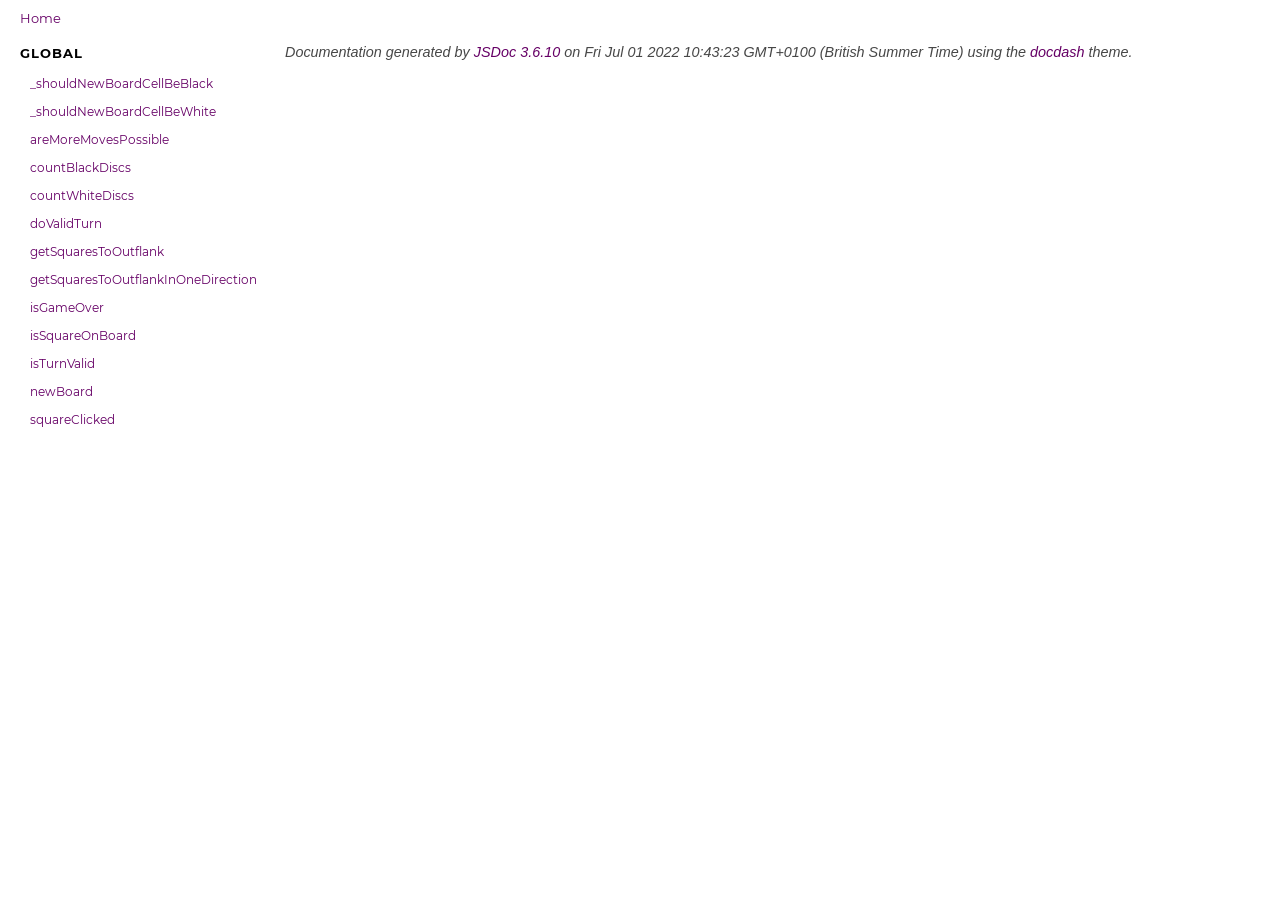
<file: docs/index.html>
<!DOCTYPE html>
<html lang="en">
<head>
    
    <meta charset="utf-8">
    <title>Home - Documentation</title>
    
    
    <script src="scripts/prettify/prettify.js"></script>
    <script src="scripts/prettify/lang-css.js"></script>
    <!--[if lt IE 9]>
      <script src="//html5shiv.googlecode.com/svn/trunk/html5.js"></script>
    <![endif]-->
    <link type="text/css" rel="stylesheet" href="styles/prettify.css">
    <link type="text/css" rel="stylesheet" href="styles/jsdoc.css">
    <script src="scripts/nav.js" defer></script>
    <meta name="viewport" content="width=device-width, initial-scale=1.0">
</head>
<body>

<input type="checkbox" id="nav-trigger" class="nav-trigger" />
<label for="nav-trigger" class="navicon-button x">
  <div class="navicon"></div>
</label>

<label for="nav-trigger" class="overlay"></label>

<nav >
    
    <h2><a href="index.html">Home</a></h2><h3>Global</h3><ul><li><a href="global.html#_shouldNewBoardCellBeBlack">_shouldNewBoardCellBeBlack</a></li><li><a href="global.html#_shouldNewBoardCellBeWhite">_shouldNewBoardCellBeWhite</a></li><li><a href="global.html#areMoreMovesPossible">areMoreMovesPossible</a></li><li><a href="global.html#countBlackDiscs">countBlackDiscs</a></li><li><a href="global.html#countWhiteDiscs">countWhiteDiscs</a></li><li><a href="global.html#doValidTurn">doValidTurn</a></li><li><a href="global.html#getSquaresToOutflank">getSquaresToOutflank</a></li><li><a href="global.html#getSquaresToOutflankInOneDirection">getSquaresToOutflankInOneDirection</a></li><li><a href="global.html#isGameOver">isGameOver</a></li><li><a href="global.html#isSquareOnBoard">isSquareOnBoard</a></li><li><a href="global.html#isTurnValid">isTurnValid</a></li><li><a href="global.html#newBoard">newBoard</a></li><li><a href="global.html#squareClicked">squareClicked</a></li></ul>
</nav>

<div id="main">
    

    



    


    <section class="package">
        <h3> </h3>		
    </section>









    








    
    
</div>

<br class="clear">

<footer>
    Documentation generated by <a href="https://github.com/jsdoc3/jsdoc">JSDoc 3.6.10</a> on Fri Jul 01 2022 10:43:23 GMT+0100 (British Summer Time) using the <a href="https://github.com/clenemt/docdash">docdash</a> theme.
</footer>

<script>prettyPrint();</script>
<script src="scripts/polyfill.js"></script>
<script src="scripts/linenumber.js"></script>



</body>
</html>
</file>
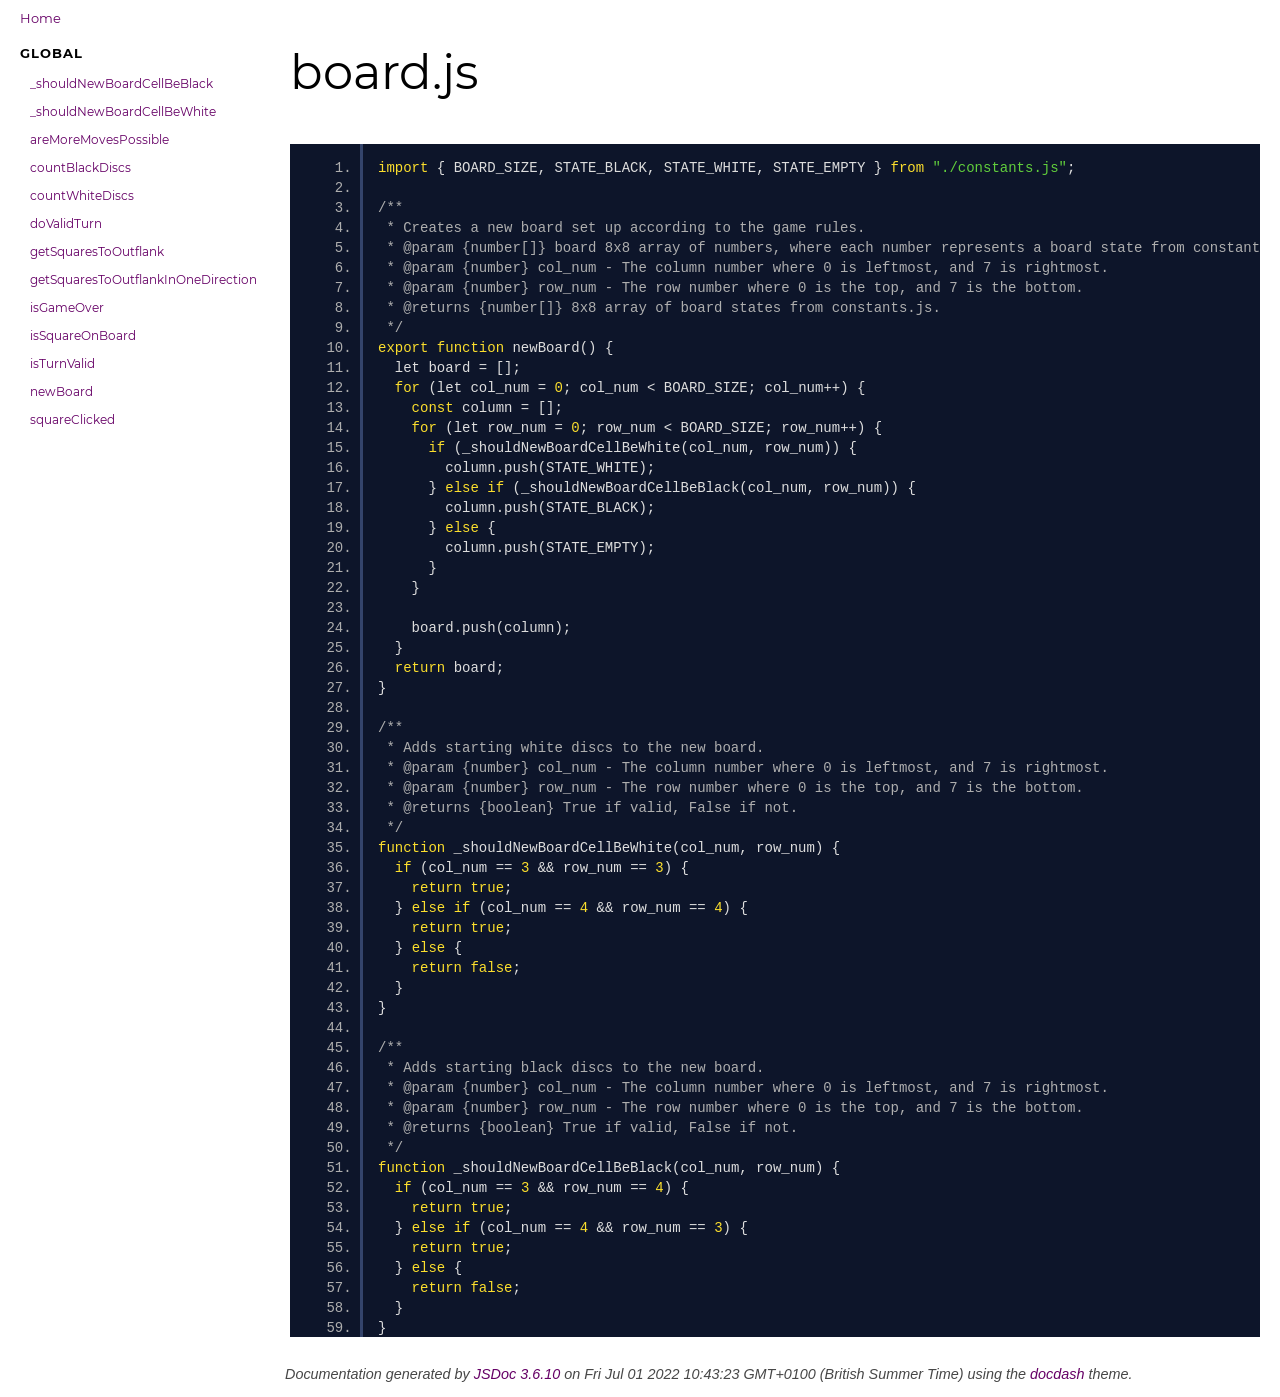
<file: docs/board.js.html>
<!DOCTYPE html>
<html lang="en">
<head>
    
    <meta charset="utf-8">
    <title>board.js - Documentation</title>
    
    
    <script src="scripts/prettify/prettify.js"></script>
    <script src="scripts/prettify/lang-css.js"></script>
    <!--[if lt IE 9]>
      <script src="//html5shiv.googlecode.com/svn/trunk/html5.js"></script>
    <![endif]-->
    <link type="text/css" rel="stylesheet" href="styles/prettify.css">
    <link type="text/css" rel="stylesheet" href="styles/jsdoc.css">
    <script src="scripts/nav.js" defer></script>
    <meta name="viewport" content="width=device-width, initial-scale=1.0">
</head>
<body>

<input type="checkbox" id="nav-trigger" class="nav-trigger" />
<label for="nav-trigger" class="navicon-button x">
  <div class="navicon"></div>
</label>

<label for="nav-trigger" class="overlay"></label>

<nav >
    
    <h2><a href="index.html">Home</a></h2><h3>Global</h3><ul><li><a href="global.html#_shouldNewBoardCellBeBlack">_shouldNewBoardCellBeBlack</a></li><li><a href="global.html#_shouldNewBoardCellBeWhite">_shouldNewBoardCellBeWhite</a></li><li><a href="global.html#areMoreMovesPossible">areMoreMovesPossible</a></li><li><a href="global.html#countBlackDiscs">countBlackDiscs</a></li><li><a href="global.html#countWhiteDiscs">countWhiteDiscs</a></li><li><a href="global.html#doValidTurn">doValidTurn</a></li><li><a href="global.html#getSquaresToOutflank">getSquaresToOutflank</a></li><li><a href="global.html#getSquaresToOutflankInOneDirection">getSquaresToOutflankInOneDirection</a></li><li><a href="global.html#isGameOver">isGameOver</a></li><li><a href="global.html#isSquareOnBoard">isSquareOnBoard</a></li><li><a href="global.html#isTurnValid">isTurnValid</a></li><li><a href="global.html#newBoard">newBoard</a></li><li><a href="global.html#squareClicked">squareClicked</a></li></ul>
</nav>

<div id="main">
    
    <h1 class="page-title">board.js</h1>
    

    



    
    <section>
        <article>
            <pre class="prettyprint source linenums"><code>import { BOARD_SIZE, STATE_BLACK, STATE_WHITE, STATE_EMPTY } from "./constants.js";

/**
 * Creates a new board set up according to the game rules.
 * @param {number[]} board 8x8 array of numbers, where each number represents a board state from constants.js.
 * @param {number} col_num - The column number where 0 is leftmost, and 7 is rightmost.
 * @param {number} row_num - The row number where 0 is the top, and 7 is the bottom.
 * @returns {number[]} 8x8 array of board states from constants.js.
 */
export function newBoard() {
  let board = [];
  for (let col_num = 0; col_num &lt; BOARD_SIZE; col_num++) {
    const column = [];
    for (let row_num = 0; row_num &lt; BOARD_SIZE; row_num++) {
      if (_shouldNewBoardCellBeWhite(col_num, row_num)) {
        column.push(STATE_WHITE);
      } else if (_shouldNewBoardCellBeBlack(col_num, row_num)) {
        column.push(STATE_BLACK);
      } else {
        column.push(STATE_EMPTY);
      }
    }

    board.push(column);
  }
  return board;
}

/**
 * Adds starting white discs to the new board.
 * @param {number} col_num - The column number where 0 is leftmost, and 7 is rightmost.
 * @param {number} row_num - The row number where 0 is the top, and 7 is the bottom.
 * @returns {boolean} True if valid, False if not.
 */
function _shouldNewBoardCellBeWhite(col_num, row_num) {
  if (col_num == 3 &amp;&amp; row_num == 3) {
    return true;
  } else if (col_num == 4 &amp;&amp; row_num == 4) {
    return true;
  } else {
    return false;
  }
}

/**
 * Adds starting black discs to the new board.
 * @param {number} col_num - The column number where 0 is leftmost, and 7 is rightmost.
 * @param {number} row_num - The row number where 0 is the top, and 7 is the bottom.
 * @returns {boolean} True if valid, False if not.
 */
function _shouldNewBoardCellBeBlack(col_num, row_num) {
  if (col_num == 3 &amp;&amp; row_num == 4) {
    return true;
  } else if (col_num == 4 &amp;&amp; row_num == 3) {
    return true;
  } else {
    return false;
  }
}
</code></pre>
        </article>
    </section>




    
    
</div>

<br class="clear">

<footer>
    Documentation generated by <a href="https://github.com/jsdoc3/jsdoc">JSDoc 3.6.10</a> on Fri Jul 01 2022 10:43:23 GMT+0100 (British Summer Time) using the <a href="https://github.com/clenemt/docdash">docdash</a> theme.
</footer>

<script>prettyPrint();</script>
<script src="scripts/polyfill.js"></script>
<script src="scripts/linenumber.js"></script>



</body>
</html>
</file>
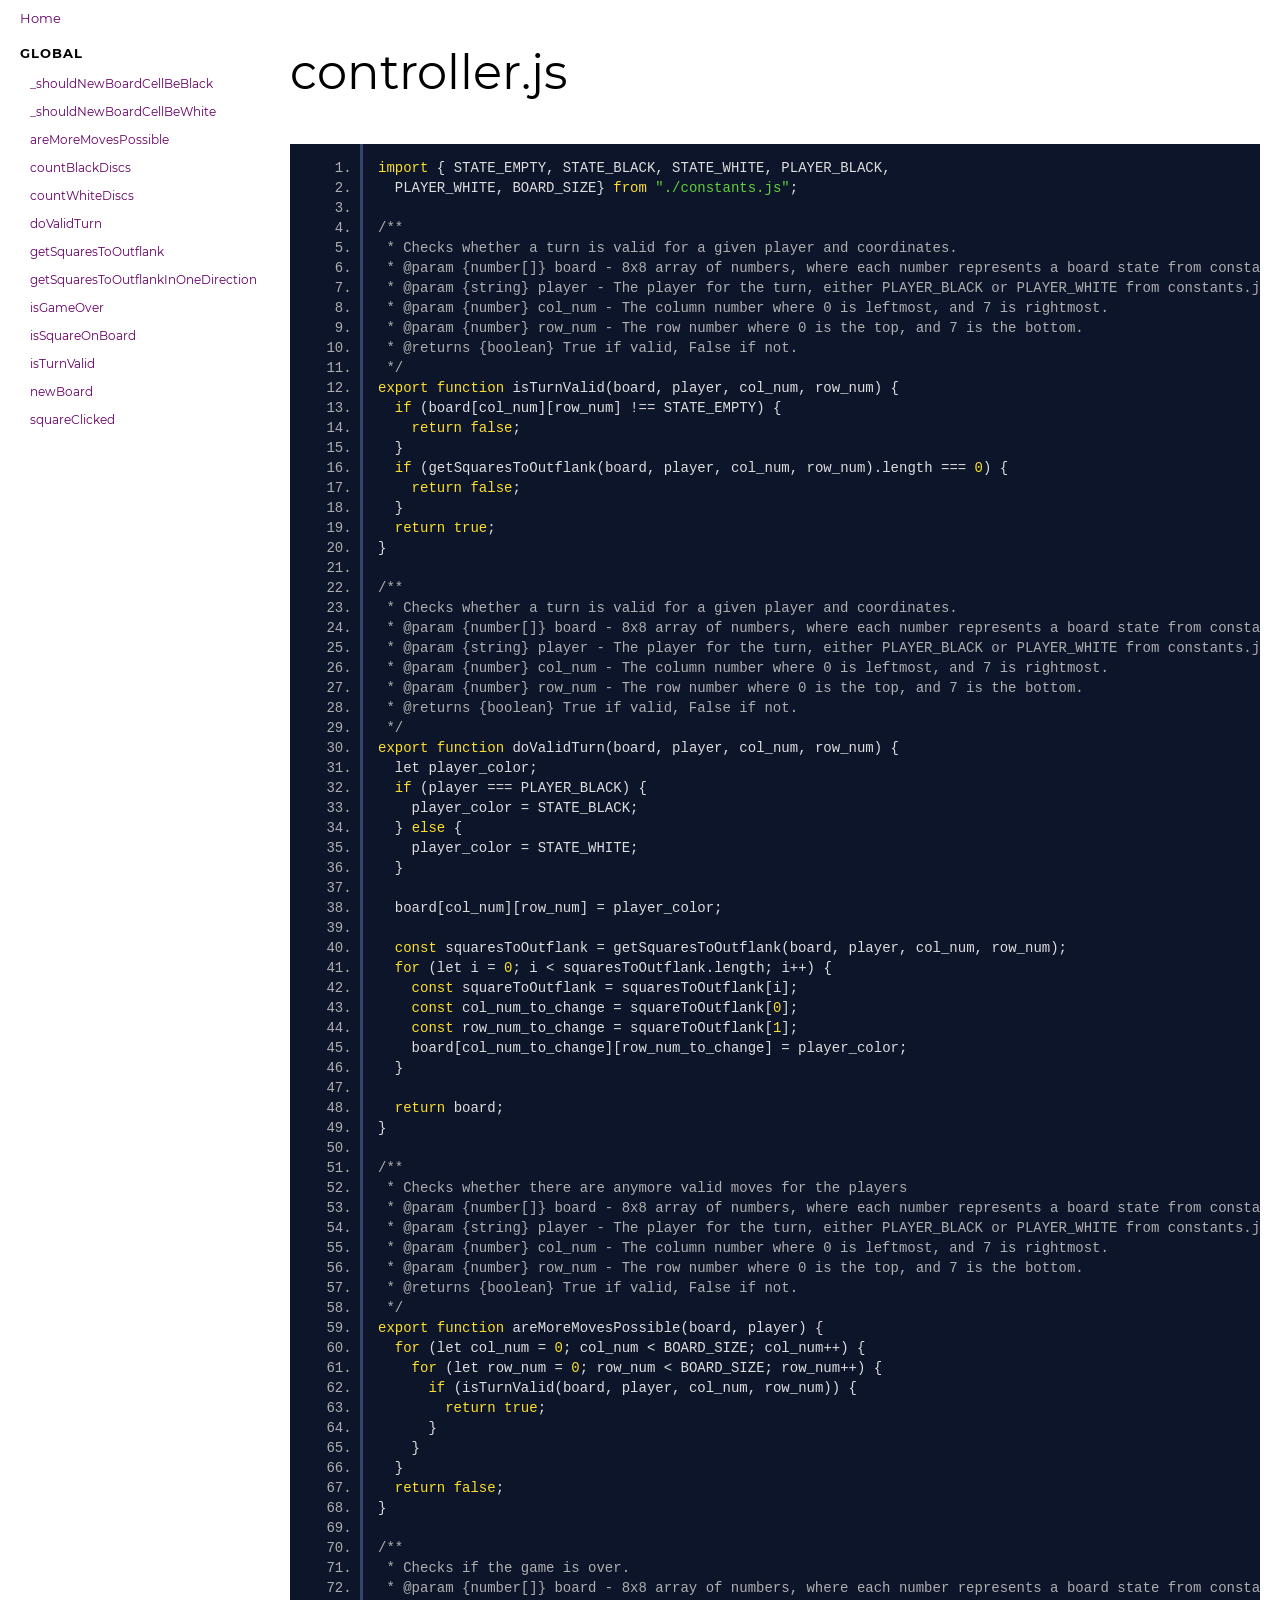
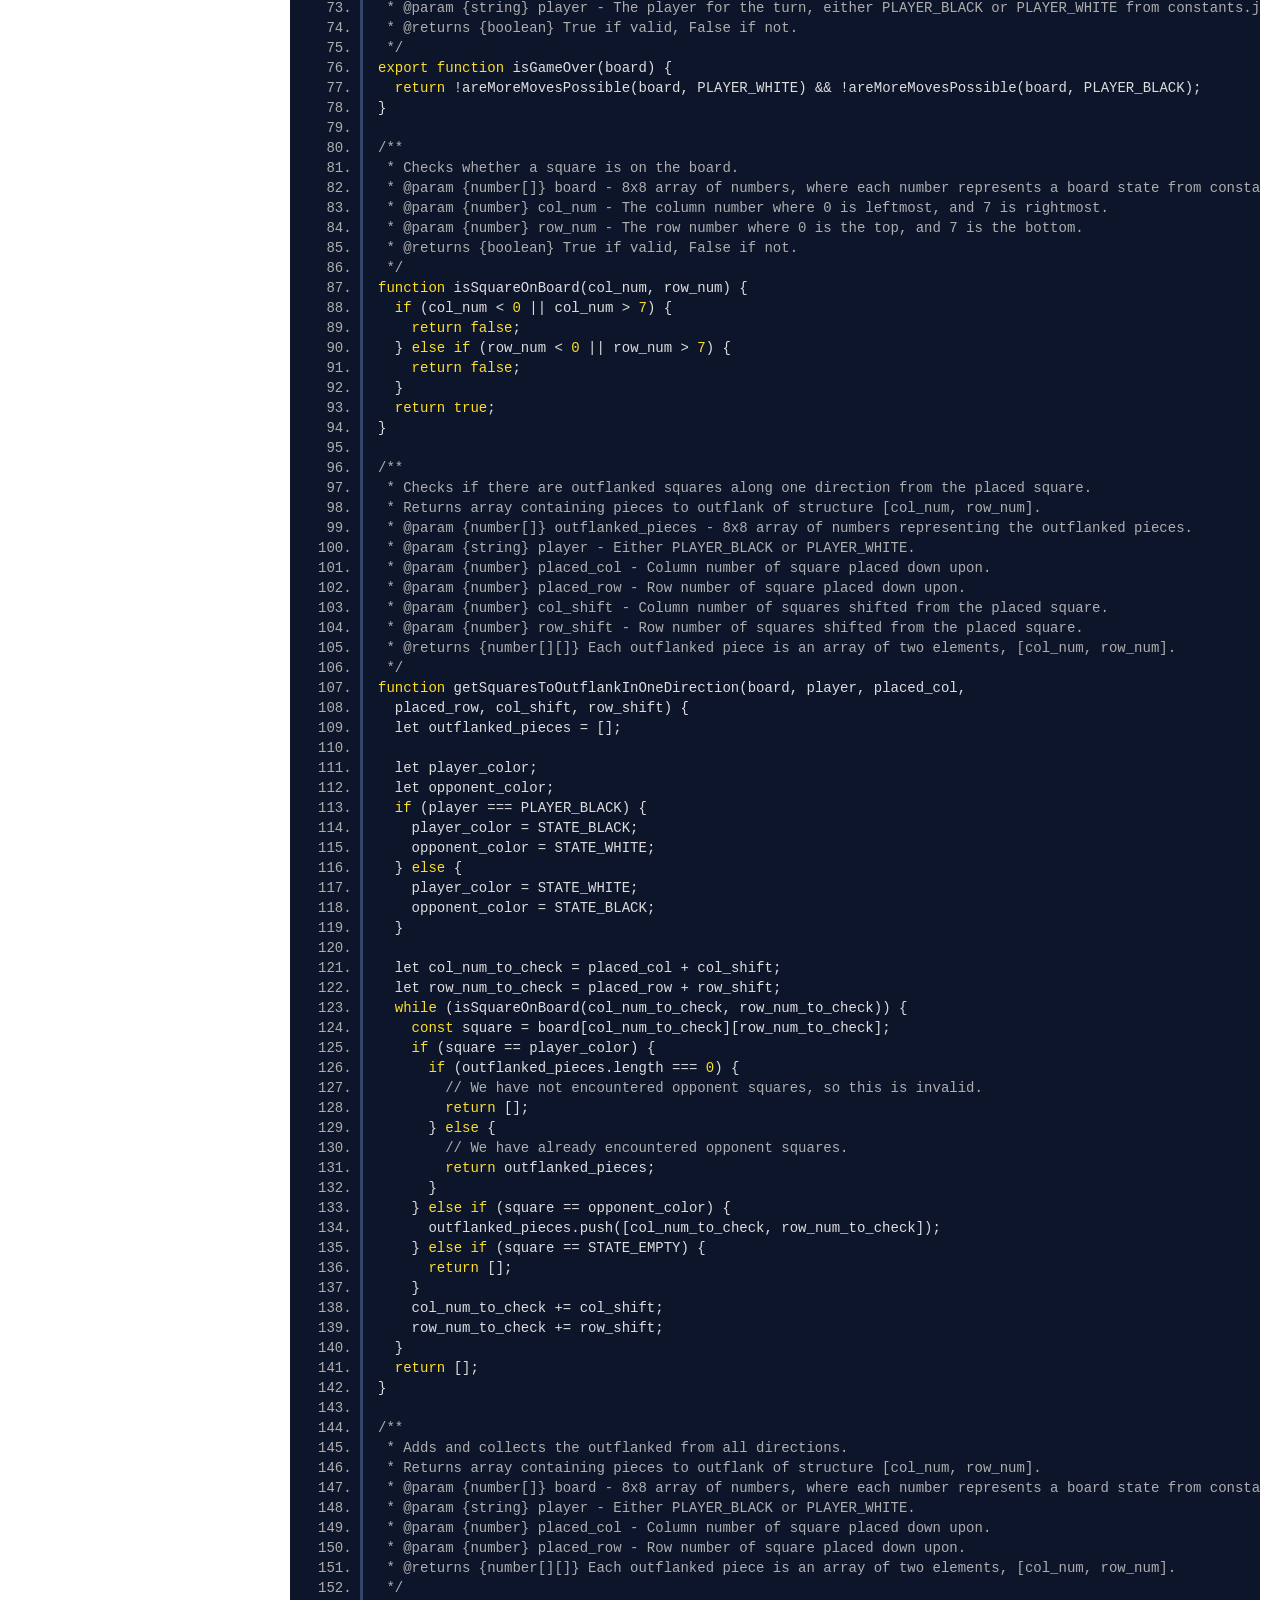
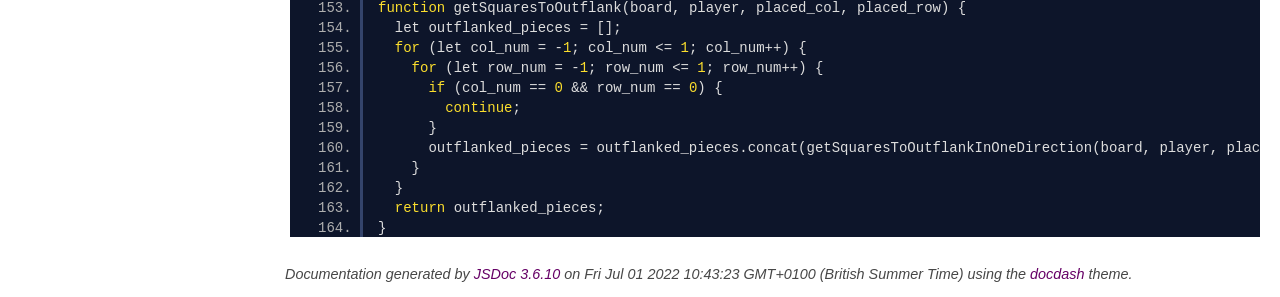
<file: docs/controller.js.html>
<!DOCTYPE html>
<html lang="en">
<head>
    
    <meta charset="utf-8">
    <title>controller.js - Documentation</title>
    
    
    <script src="scripts/prettify/prettify.js"></script>
    <script src="scripts/prettify/lang-css.js"></script>
    <!--[if lt IE 9]>
      <script src="//html5shiv.googlecode.com/svn/trunk/html5.js"></script>
    <![endif]-->
    <link type="text/css" rel="stylesheet" href="styles/prettify.css">
    <link type="text/css" rel="stylesheet" href="styles/jsdoc.css">
    <script src="scripts/nav.js" defer></script>
    <meta name="viewport" content="width=device-width, initial-scale=1.0">
</head>
<body>

<input type="checkbox" id="nav-trigger" class="nav-trigger" />
<label for="nav-trigger" class="navicon-button x">
  <div class="navicon"></div>
</label>

<label for="nav-trigger" class="overlay"></label>

<nav >
    
    <h2><a href="index.html">Home</a></h2><h3>Global</h3><ul><li><a href="global.html#_shouldNewBoardCellBeBlack">_shouldNewBoardCellBeBlack</a></li><li><a href="global.html#_shouldNewBoardCellBeWhite">_shouldNewBoardCellBeWhite</a></li><li><a href="global.html#areMoreMovesPossible">areMoreMovesPossible</a></li><li><a href="global.html#countBlackDiscs">countBlackDiscs</a></li><li><a href="global.html#countWhiteDiscs">countWhiteDiscs</a></li><li><a href="global.html#doValidTurn">doValidTurn</a></li><li><a href="global.html#getSquaresToOutflank">getSquaresToOutflank</a></li><li><a href="global.html#getSquaresToOutflankInOneDirection">getSquaresToOutflankInOneDirection</a></li><li><a href="global.html#isGameOver">isGameOver</a></li><li><a href="global.html#isSquareOnBoard">isSquareOnBoard</a></li><li><a href="global.html#isTurnValid">isTurnValid</a></li><li><a href="global.html#newBoard">newBoard</a></li><li><a href="global.html#squareClicked">squareClicked</a></li></ul>
</nav>

<div id="main">
    
    <h1 class="page-title">controller.js</h1>
    

    



    
    <section>
        <article>
            <pre class="prettyprint source linenums"><code>import { STATE_EMPTY, STATE_BLACK, STATE_WHITE, PLAYER_BLACK,
  PLAYER_WHITE, BOARD_SIZE} from "./constants.js";

/**
 * Checks whether a turn is valid for a given player and coordinates.
 * @param {number[]} board - 8x8 array of numbers, where each number represents a board state from constants.js.
 * @param {string} player - The player for the turn, either PLAYER_BLACK or PLAYER_WHITE from constants.js.
 * @param {number} col_num - The column number where 0 is leftmost, and 7 is rightmost.
 * @param {number} row_num - The row number where 0 is the top, and 7 is the bottom.
 * @returns {boolean} True if valid, False if not.
 */
export function isTurnValid(board, player, col_num, row_num) {
  if (board[col_num][row_num] !== STATE_EMPTY) {
    return false;
  }
  if (getSquaresToOutflank(board, player, col_num, row_num).length === 0) {
    return false;
  }
  return true;
}

/**
 * Checks whether a turn is valid for a given player and coordinates.
 * @param {number[]} board - 8x8 array of numbers, where each number represents a board state from constants.js.
 * @param {string} player - The player for the turn, either PLAYER_BLACK or PLAYER_WHITE from constants.js.
 * @param {number} col_num - The column number where 0 is leftmost, and 7 is rightmost.
 * @param {number} row_num - The row number where 0 is the top, and 7 is the bottom.
 * @returns {boolean} True if valid, False if not.
 */
export function doValidTurn(board, player, col_num, row_num) {
  let player_color;
  if (player === PLAYER_BLACK) {
    player_color = STATE_BLACK;
  } else {
    player_color = STATE_WHITE;
  }

  board[col_num][row_num] = player_color;

  const squaresToOutflank = getSquaresToOutflank(board, player, col_num, row_num);
  for (let i = 0; i &lt; squaresToOutflank.length; i++) {
    const squareToOutflank = squaresToOutflank[i];
    const col_num_to_change = squareToOutflank[0];
    const row_num_to_change = squareToOutflank[1];
    board[col_num_to_change][row_num_to_change] = player_color;
  }

  return board;
}

/**
 * Checks whether there are anymore valid moves for the players
 * @param {number[]} board - 8x8 array of numbers, where each number represents a board state from constants.js.
 * @param {string} player - The player for the turn, either PLAYER_BLACK or PLAYER_WHITE from constants.js.
 * @param {number} col_num - The column number where 0 is leftmost, and 7 is rightmost.
 * @param {number} row_num - The row number where 0 is the top, and 7 is the bottom.
 * @returns {boolean} True if valid, False if not.
 */
export function areMoreMovesPossible(board, player) {
  for (let col_num = 0; col_num &lt; BOARD_SIZE; col_num++) {
    for (let row_num = 0; row_num &lt; BOARD_SIZE; row_num++) {
      if (isTurnValid(board, player, col_num, row_num)) {
        return true;
      }
    }
  }
  return false;
}

/**
 * Checks if the game is over.
 * @param {number[]} board - 8x8 array of numbers, where each number represents a board state from constants.js.
 * @param {string} player - The player for the turn, either PLAYER_BLACK or PLAYER_WHITE from constants.js.
 * @returns {boolean} True if valid, False if not.
 */
export function isGameOver(board) {
  return !areMoreMovesPossible(board, PLAYER_WHITE) &amp;&amp; !areMoreMovesPossible(board, PLAYER_BLACK);
}

/**
 * Checks whether a square is on the board.
 * @param {number[]} board - 8x8 array of numbers, where each number represents a board state from constants.js.
 * @param {number} col_num - The column number where 0 is leftmost, and 7 is rightmost.
 * @param {number} row_num - The row number where 0 is the top, and 7 is the bottom.
 * @returns {boolean} True if valid, False if not.
 */
function isSquareOnBoard(col_num, row_num) {
  if (col_num &lt; 0 || col_num > 7) {
    return false;
  } else if (row_num &lt; 0 || row_num > 7) {
    return false;
  }
  return true;
}

/**
 * Checks if there are outflanked squares along one direction from the placed square.
 * Returns array containing pieces to outflank of structure [col_num, row_num].
 * @param {number[]} outflanked_pieces - 8x8 array of numbers representing the outflanked pieces.
 * @param {string} player - Either PLAYER_BLACK or PLAYER_WHITE.
 * @param {number} placed_col - Column number of square placed down upon.
 * @param {number} placed_row - Row number of square placed down upon.
 * @param {number} col_shift - Column number of squares shifted from the placed square.
 * @param {number} row_shift - Row number of squares shifted from the placed square.
 * @returns {number[][]} Each outflanked piece is an array of two elements, [col_num, row_num].
 */
function getSquaresToOutflankInOneDirection(board, player, placed_col,
  placed_row, col_shift, row_shift) {
  let outflanked_pieces = [];

  let player_color;
  let opponent_color;
  if (player === PLAYER_BLACK) {
    player_color = STATE_BLACK;
    opponent_color = STATE_WHITE;
  } else {
    player_color = STATE_WHITE;
    opponent_color = STATE_BLACK;
  }

  let col_num_to_check = placed_col + col_shift;
  let row_num_to_check = placed_row + row_shift;
  while (isSquareOnBoard(col_num_to_check, row_num_to_check)) {
    const square = board[col_num_to_check][row_num_to_check];
    if (square == player_color) {
      if (outflanked_pieces.length === 0) {
        // We have not encountered opponent squares, so this is invalid.
        return [];
      } else {
        // We have already encountered opponent squares.
        return outflanked_pieces;
      }
    } else if (square == opponent_color) {
      outflanked_pieces.push([col_num_to_check, row_num_to_check]);
    } else if (square == STATE_EMPTY) {
      return [];
    }
    col_num_to_check += col_shift;
    row_num_to_check += row_shift;
  }
  return [];
}

/**
 * Adds and collects the outflanked from all directions.
 * Returns array containing pieces to outflank of structure [col_num, row_num].
 * @param {number[]} board - 8x8 array of numbers, where each number represents a board state from constants.js.y
 * @param {string} player - Either PLAYER_BLACK or PLAYER_WHITE.
 * @param {number} placed_col - Column number of square placed down upon.
 * @param {number} placed_row - Row number of square placed down upon.
 * @returns {number[][]} Each outflanked piece is an array of two elements, [col_num, row_num].
 */
function getSquaresToOutflank(board, player, placed_col, placed_row) {
  let outflanked_pieces = [];
  for (let col_num = -1; col_num &lt;= 1; col_num++) {
    for (let row_num = -1; row_num &lt;= 1; row_num++) {
      if (col_num == 0 &amp;&amp; row_num == 0) {
        continue;
      }
      outflanked_pieces = outflanked_pieces.concat(getSquaresToOutflankInOneDirection(board, player, placed_col, placed_row, col_num, row_num));
    }
  }
  return outflanked_pieces;
}
</code></pre>
        </article>
    </section>




    
    
</div>

<br class="clear">

<footer>
    Documentation generated by <a href="https://github.com/jsdoc3/jsdoc">JSDoc 3.6.10</a> on Fri Jul 01 2022 10:43:23 GMT+0100 (British Summer Time) using the <a href="https://github.com/clenemt/docdash">docdash</a> theme.
</footer>

<script>prettyPrint();</script>
<script src="scripts/polyfill.js"></script>
<script src="scripts/linenumber.js"></script>



</body>
</html>
</file>
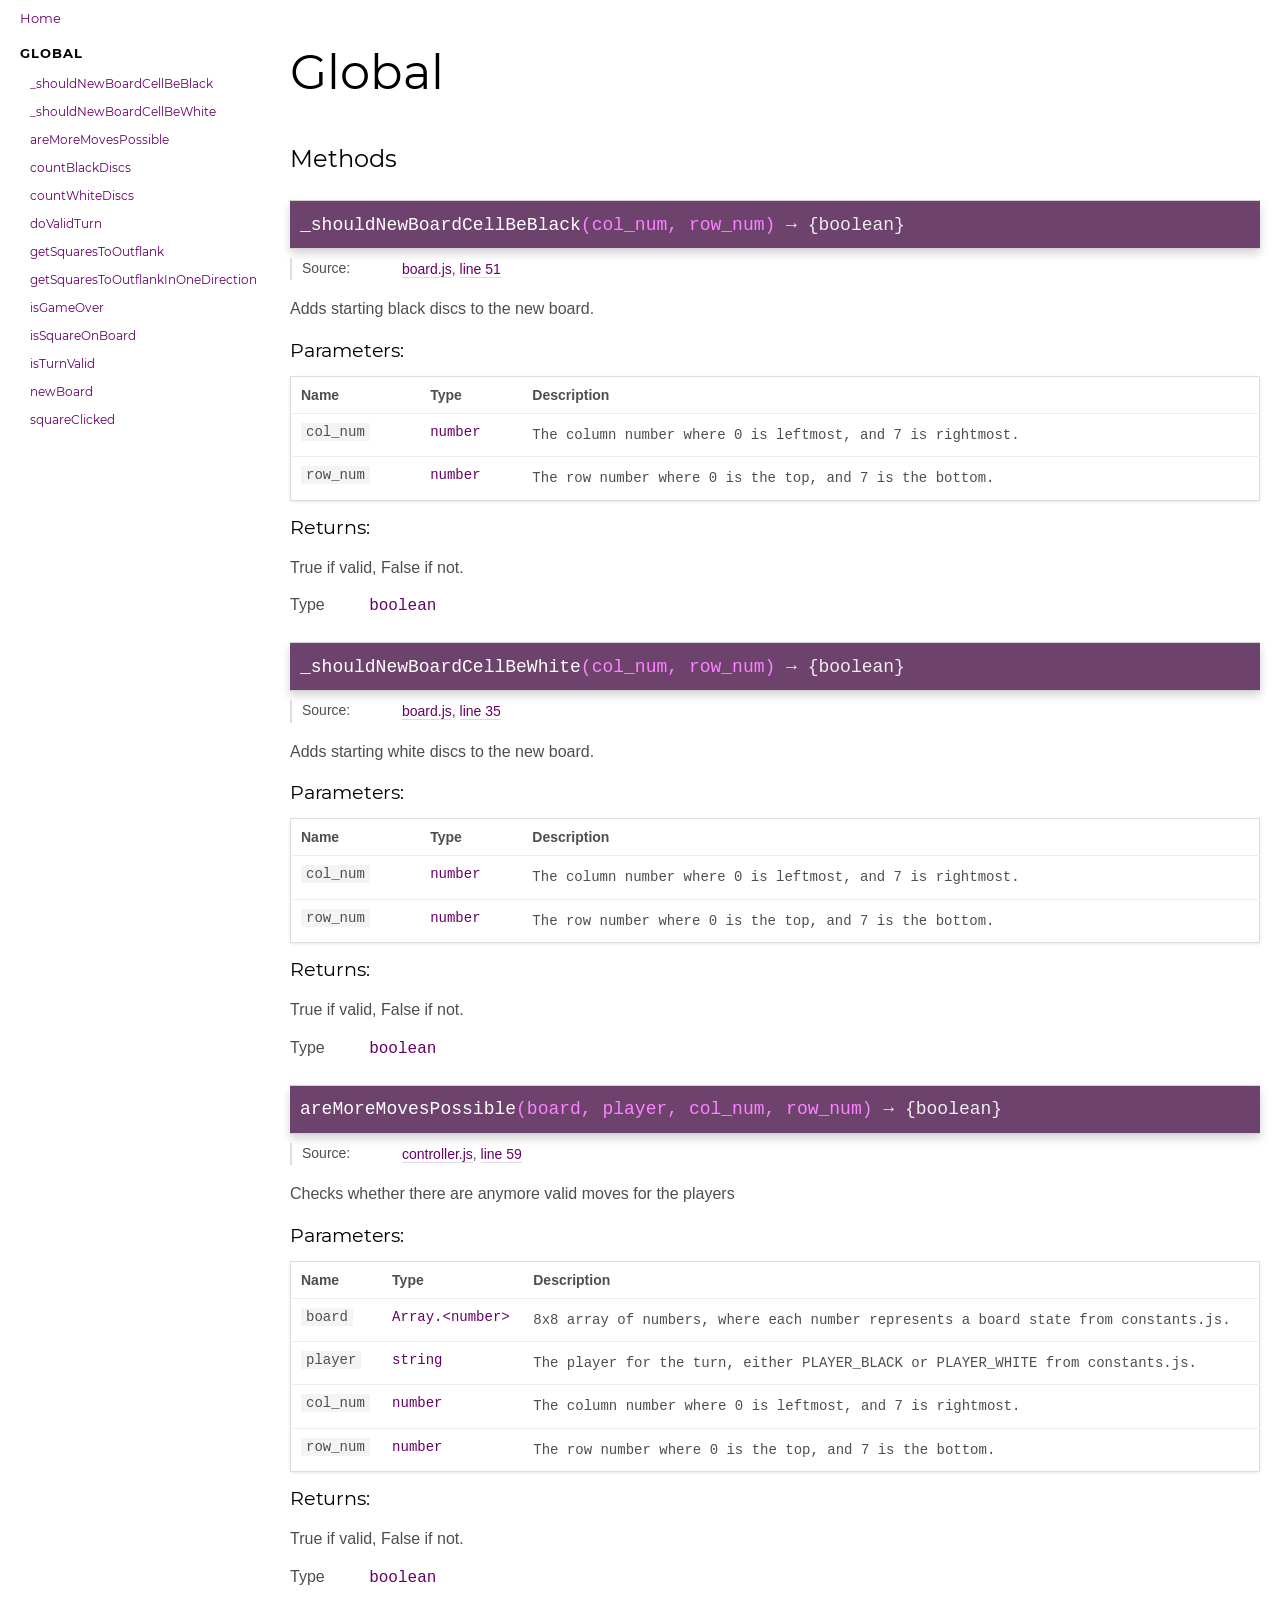
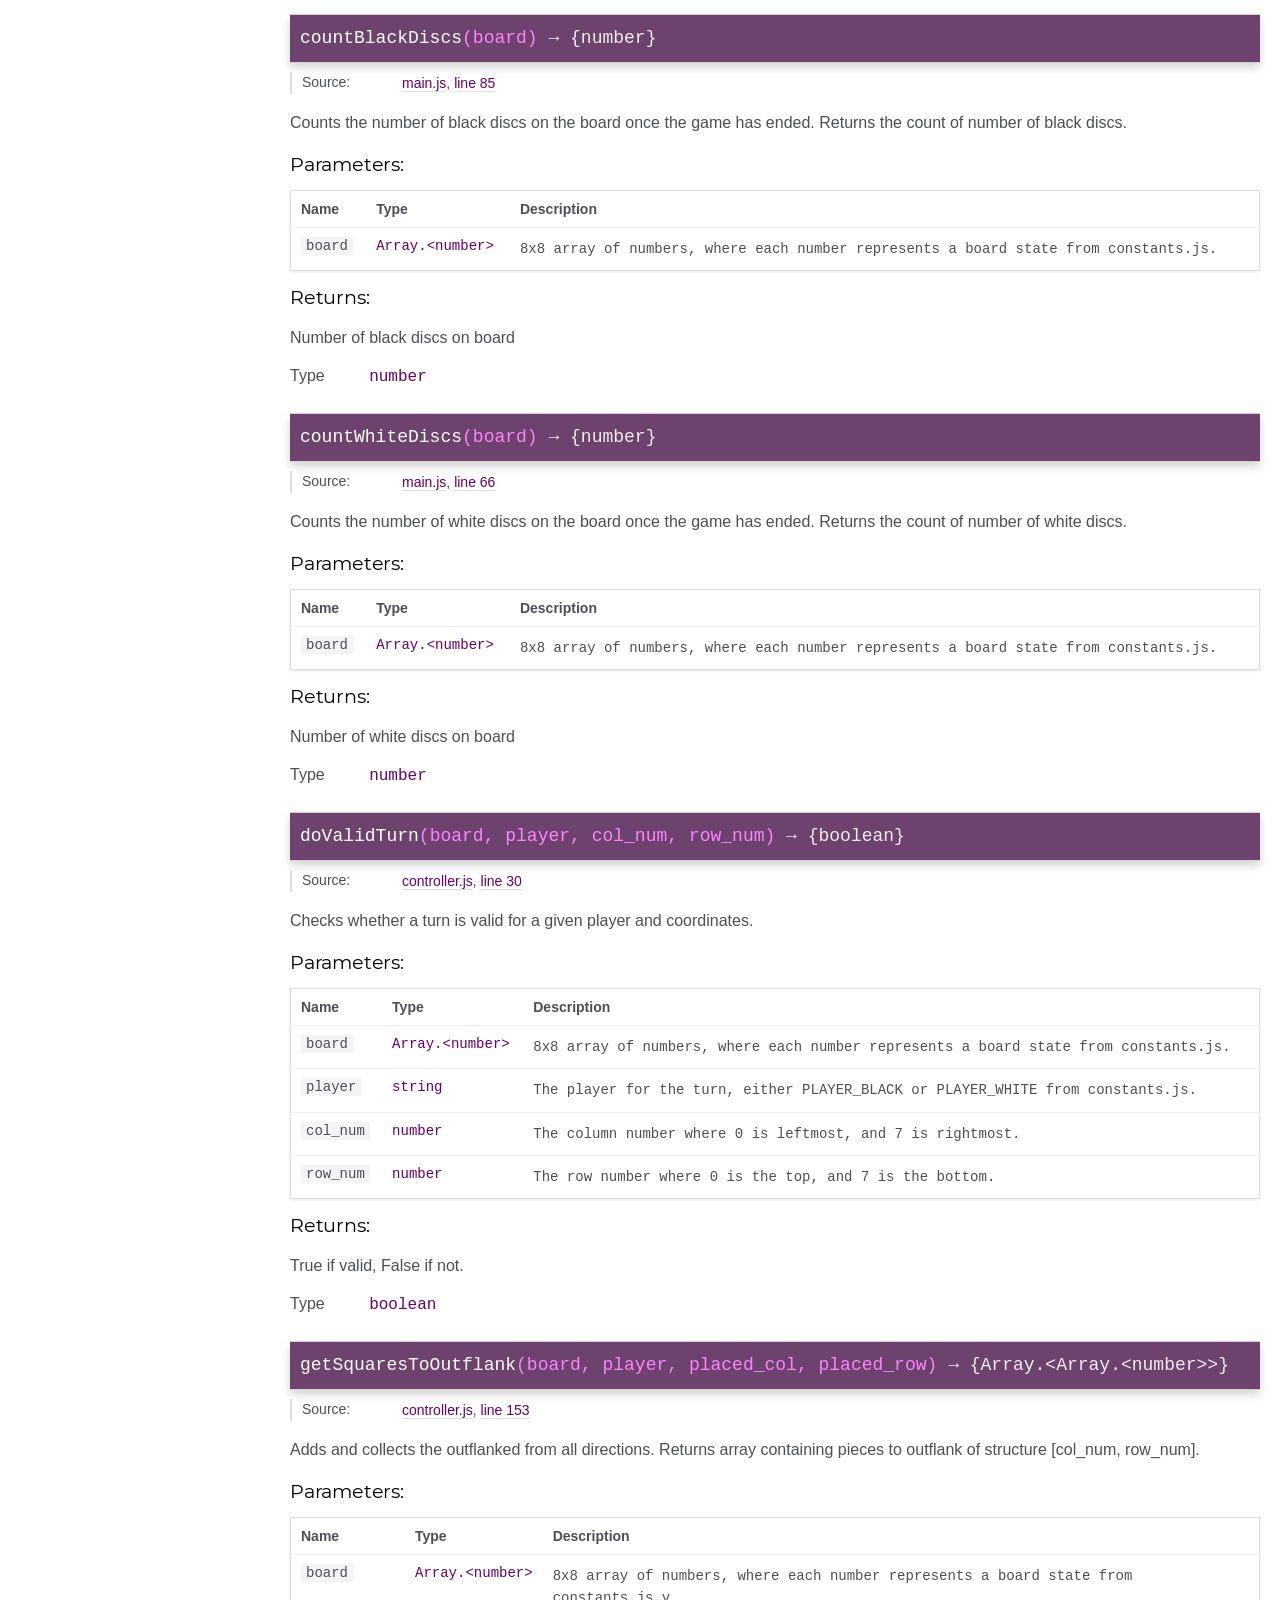
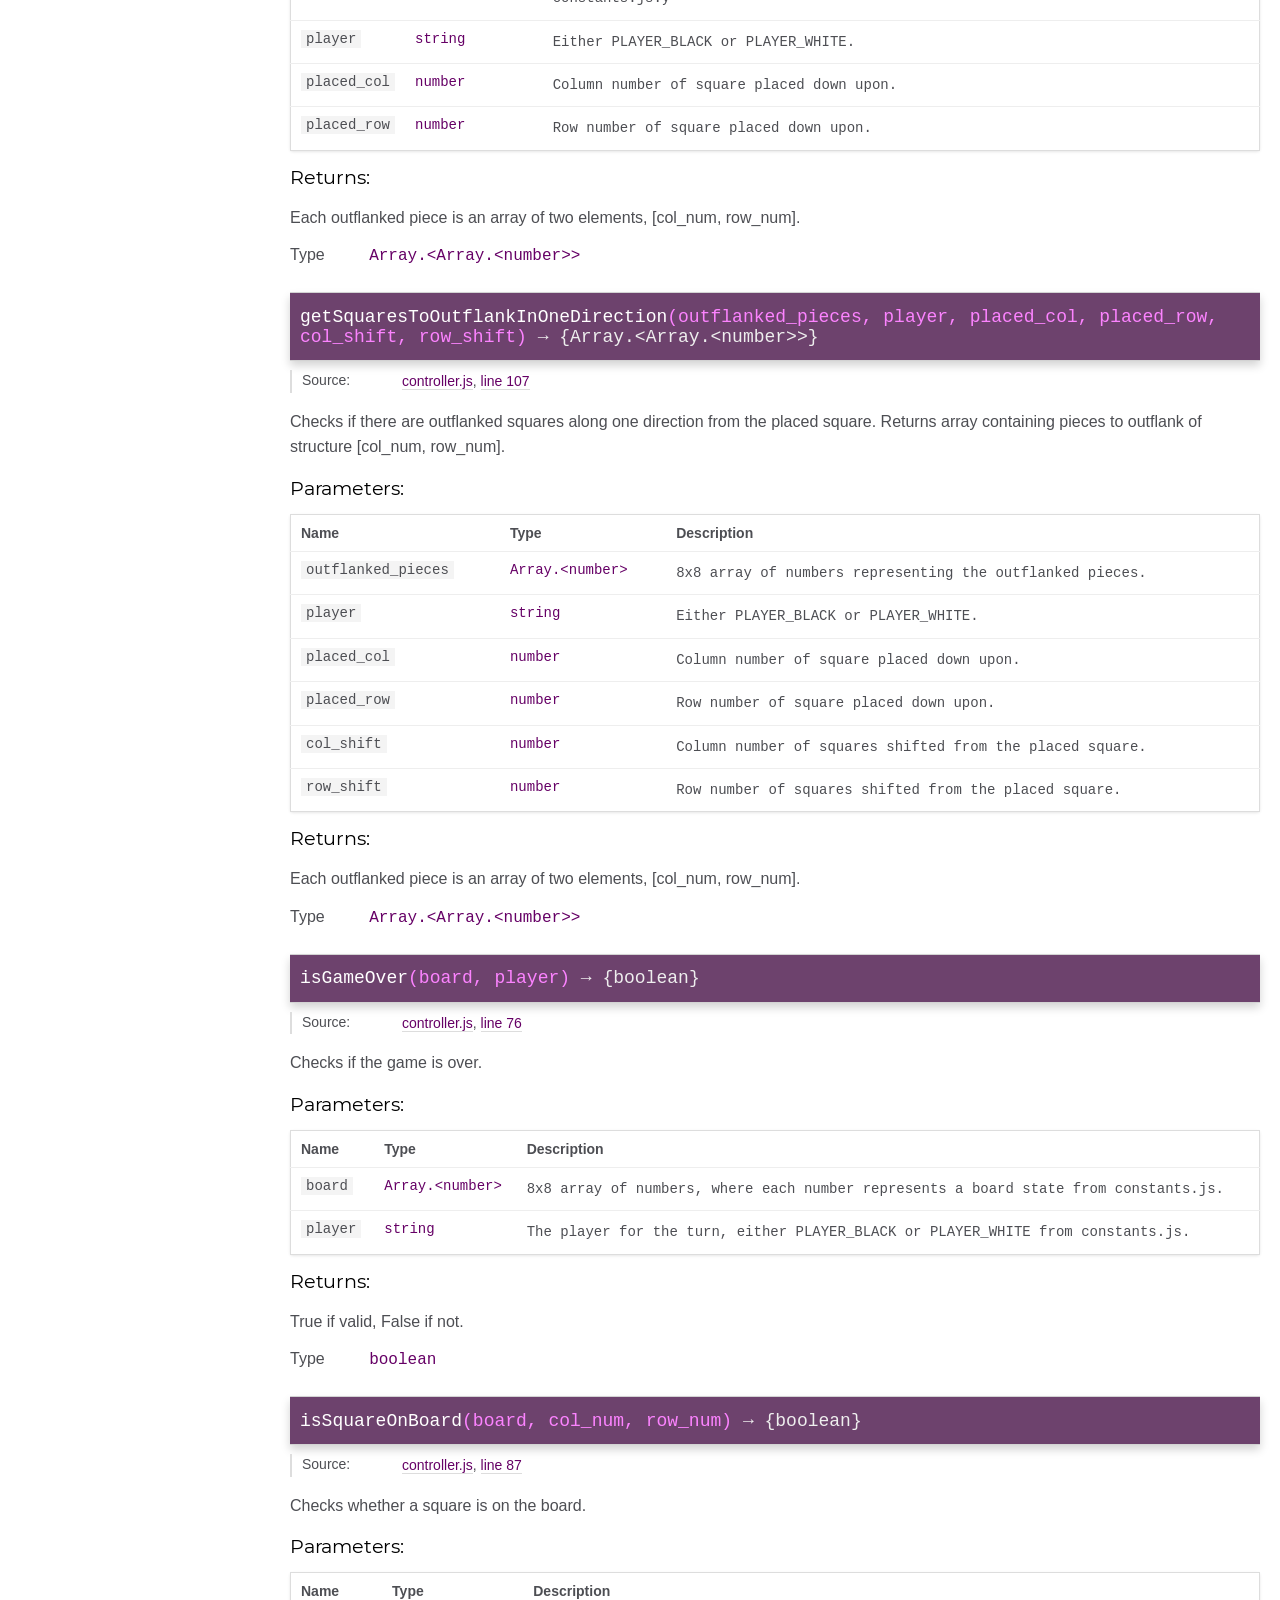
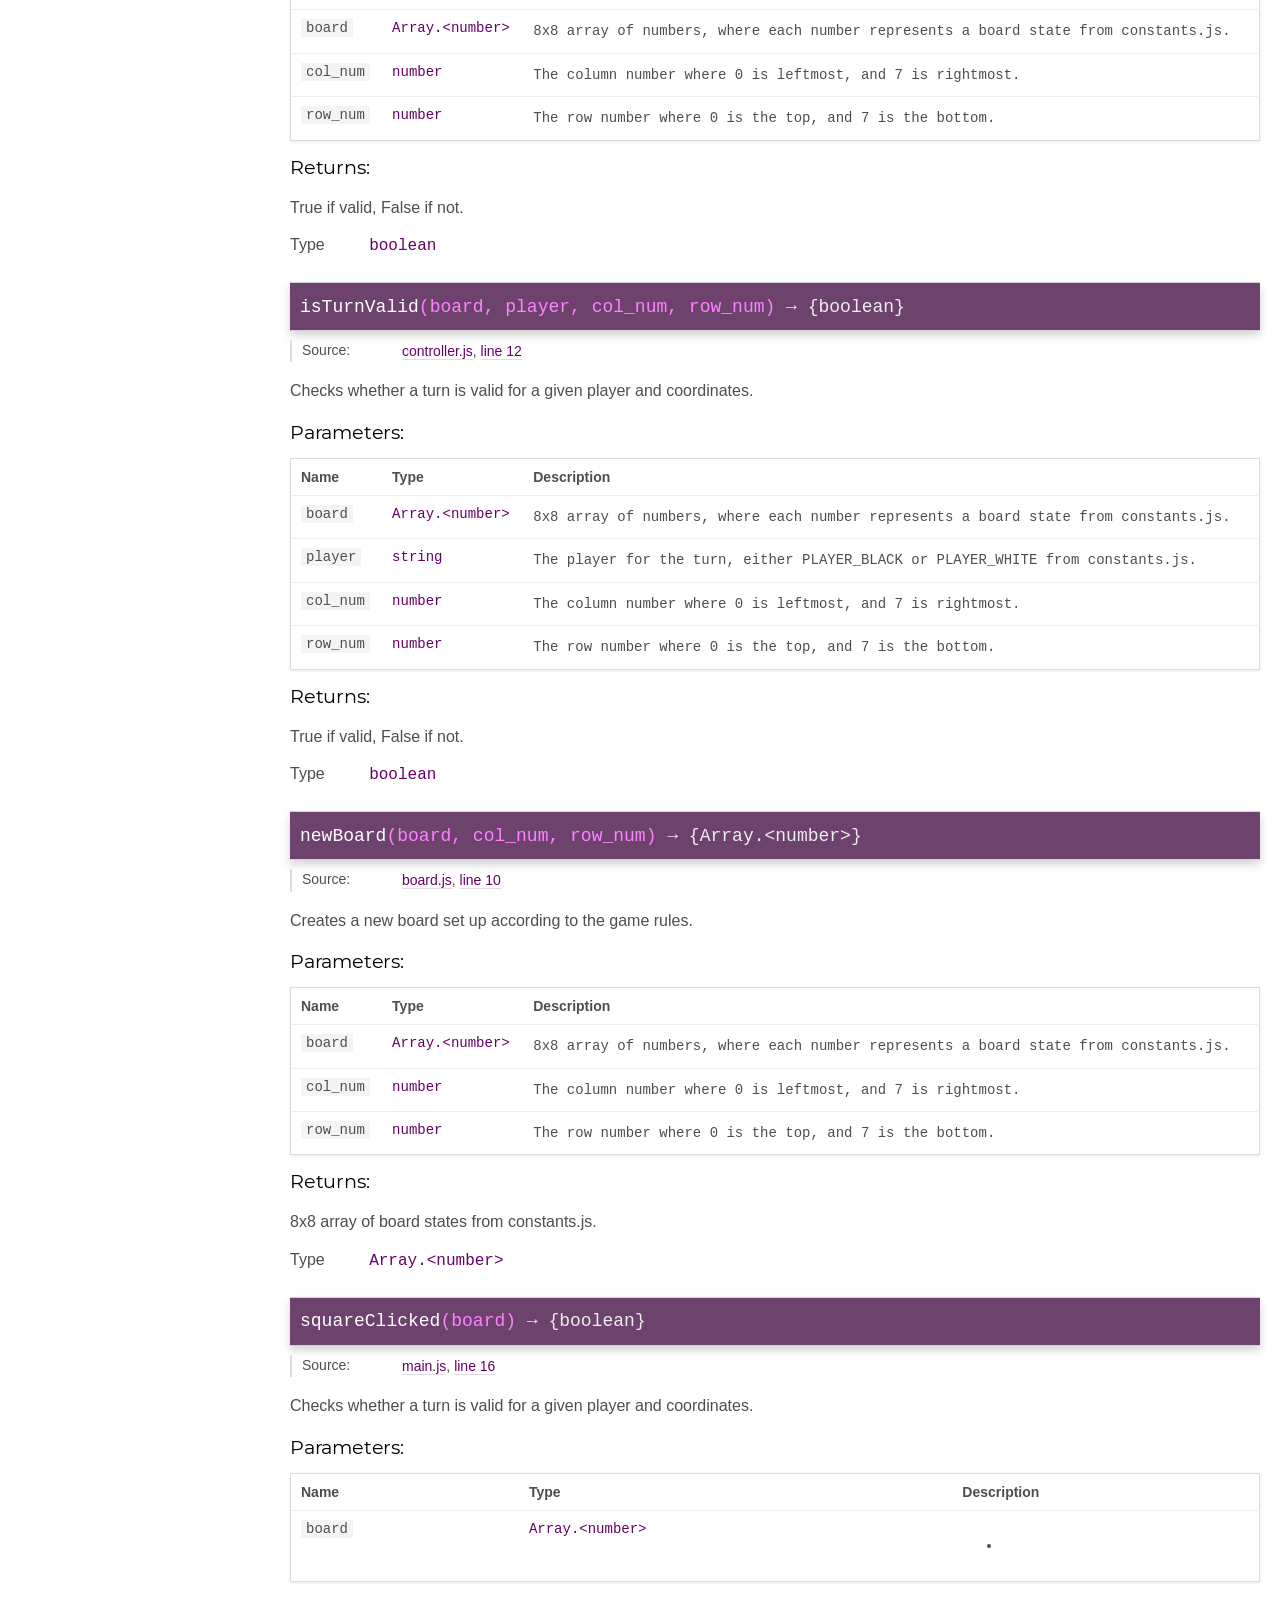
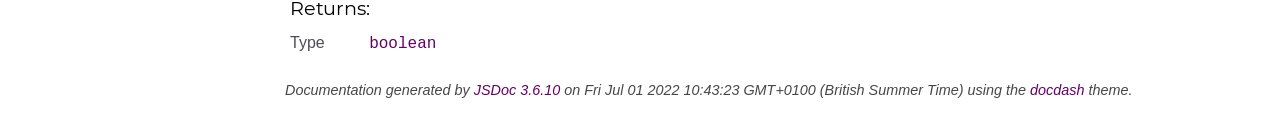
<file: docs/global.html>
<!DOCTYPE html>
<html lang="en">
<head>
    
    <meta charset="utf-8">
    <title>Global - Documentation</title>
    
    
    <script src="scripts/prettify/prettify.js"></script>
    <script src="scripts/prettify/lang-css.js"></script>
    <!--[if lt IE 9]>
      <script src="//html5shiv.googlecode.com/svn/trunk/html5.js"></script>
    <![endif]-->
    <link type="text/css" rel="stylesheet" href="styles/prettify.css">
    <link type="text/css" rel="stylesheet" href="styles/jsdoc.css">
    <script src="scripts/nav.js" defer></script>
    <meta name="viewport" content="width=device-width, initial-scale=1.0">
</head>
<body>

<input type="checkbox" id="nav-trigger" class="nav-trigger" />
<label for="nav-trigger" class="navicon-button x">
  <div class="navicon"></div>
</label>

<label for="nav-trigger" class="overlay"></label>

<nav >
    
    <h2><a href="index.html">Home</a></h2><h3>Global</h3><ul><li><a href="global.html#_shouldNewBoardCellBeBlack">_shouldNewBoardCellBeBlack</a></li><li><a href="global.html#_shouldNewBoardCellBeWhite">_shouldNewBoardCellBeWhite</a></li><li><a href="global.html#areMoreMovesPossible">areMoreMovesPossible</a></li><li><a href="global.html#countBlackDiscs">countBlackDiscs</a></li><li><a href="global.html#countWhiteDiscs">countWhiteDiscs</a></li><li><a href="global.html#doValidTurn">doValidTurn</a></li><li><a href="global.html#getSquaresToOutflank">getSquaresToOutflank</a></li><li><a href="global.html#getSquaresToOutflankInOneDirection">getSquaresToOutflankInOneDirection</a></li><li><a href="global.html#isGameOver">isGameOver</a></li><li><a href="global.html#isSquareOnBoard">isSquareOnBoard</a></li><li><a href="global.html#isTurnValid">isTurnValid</a></li><li><a href="global.html#newBoard">newBoard</a></li><li><a href="global.html#squareClicked">squareClicked</a></li></ul>
</nav>

<div id="main">
    
    <h1 class="page-title">Global</h1>
    

    




<section>

<header>
    
        <h2>
        
        </h2>
        
    
</header>

<article>
    
        <div class="container-overview">
        
            

<dl class="details">

    

    

    

    

    

    

    

    

    

    

    

    

    

    

    

    
</dl>




            

            
        
        </div>
    

    

    

    
    
    

     

    

    

    
        <h3 class="subsection-title">Methods</h3>

        
            

    

    <h4 class="name" id="_shouldNewBoardCellBeBlack"><span class="type-signature"></span>_shouldNewBoardCellBeBlack<span class="signature">(col_num, row_num)</span><span class="type-signature"> &rarr; {boolean}</span></h4>

    




<dl class="details">

    
    <dt class="tag-source">Source:</dt>
    <dd class="tag-source"><ul class="dummy"><li>
        <a href="board.js.html">board.js</a>, <a href="board.js.html#line51">line 51</a>
    </li></ul></dd>
    

    

    

    

    

    

    

    

    

    

    

    

    

    

    

    
</dl>





<div class="description usertext">
    <p>Adds starting black discs to the new board.</p>
</div>











    <h5>Parameters:</h5>
    

<table class="params">
    <thead>
    <tr>
        
        <th>Name</th>
        

        <th>Type</th>

        

        

        <th class="last">Description</th>
    </tr>
    </thead>

    <tbody>
    

        <tr>
            
                <td class="name"><code>col_num</code></td>
            

            <td class="type">
            
                
<span class="param-type">number</span>


            
            </td>

            

            

            <td class="description last"><p>The column number where 0 is leftmost, and 7 is rightmost.</p></td>
        </tr>

    

        <tr>
            
                <td class="name"><code>row_num</code></td>
            

            <td class="type">
            
                
<span class="param-type">number</span>


            
            </td>

            

            

            <td class="description last"><p>The row number where 0 is the top, and 7 is the bottom.</p></td>
        </tr>

    
    </tbody>
</table>
















<h5>Returns:</h5>

        
<div class="param-desc">
    <p>True if valid, False if not.</p>
</div>



<dl class="param-type">
    <dt>
        Type
    </dt>
    <dd>
        
<span class="param-type">boolean</span>


    </dd>
</dl>

    



        
            

    

    <h4 class="name" id="_shouldNewBoardCellBeWhite"><span class="type-signature"></span>_shouldNewBoardCellBeWhite<span class="signature">(col_num, row_num)</span><span class="type-signature"> &rarr; {boolean}</span></h4>

    




<dl class="details">

    
    <dt class="tag-source">Source:</dt>
    <dd class="tag-source"><ul class="dummy"><li>
        <a href="board.js.html">board.js</a>, <a href="board.js.html#line35">line 35</a>
    </li></ul></dd>
    

    

    

    

    

    

    

    

    

    

    

    

    

    

    

    
</dl>





<div class="description usertext">
    <p>Adds starting white discs to the new board.</p>
</div>











    <h5>Parameters:</h5>
    

<table class="params">
    <thead>
    <tr>
        
        <th>Name</th>
        

        <th>Type</th>

        

        

        <th class="last">Description</th>
    </tr>
    </thead>

    <tbody>
    

        <tr>
            
                <td class="name"><code>col_num</code></td>
            

            <td class="type">
            
                
<span class="param-type">number</span>


            
            </td>

            

            

            <td class="description last"><p>The column number where 0 is leftmost, and 7 is rightmost.</p></td>
        </tr>

    

        <tr>
            
                <td class="name"><code>row_num</code></td>
            

            <td class="type">
            
                
<span class="param-type">number</span>


            
            </td>

            

            

            <td class="description last"><p>The row number where 0 is the top, and 7 is the bottom.</p></td>
        </tr>

    
    </tbody>
</table>
















<h5>Returns:</h5>

        
<div class="param-desc">
    <p>True if valid, False if not.</p>
</div>



<dl class="param-type">
    <dt>
        Type
    </dt>
    <dd>
        
<span class="param-type">boolean</span>


    </dd>
</dl>

    



        
            

    

    <h4 class="name" id="areMoreMovesPossible"><span class="type-signature"></span>areMoreMovesPossible<span class="signature">(board, player, col_num, row_num)</span><span class="type-signature"> &rarr; {boolean}</span></h4>

    




<dl class="details">

    
    <dt class="tag-source">Source:</dt>
    <dd class="tag-source"><ul class="dummy"><li>
        <a href="controller.js.html">controller.js</a>, <a href="controller.js.html#line59">line 59</a>
    </li></ul></dd>
    

    

    

    

    

    

    

    

    

    

    

    

    

    

    

    
</dl>





<div class="description usertext">
    <p>Checks whether there are anymore valid moves for the players</p>
</div>











    <h5>Parameters:</h5>
    

<table class="params">
    <thead>
    <tr>
        
        <th>Name</th>
        

        <th>Type</th>

        

        

        <th class="last">Description</th>
    </tr>
    </thead>

    <tbody>
    

        <tr>
            
                <td class="name"><code>board</code></td>
            

            <td class="type">
            
                
<span class="param-type">Array.&lt;number></span>


            
            </td>

            

            

            <td class="description last"><p>8x8 array of numbers, where each number represents a board state from constants.js.</p></td>
        </tr>

    

        <tr>
            
                <td class="name"><code>player</code></td>
            

            <td class="type">
            
                
<span class="param-type">string</span>


            
            </td>

            

            

            <td class="description last"><p>The player for the turn, either PLAYER_BLACK or PLAYER_WHITE from constants.js.</p></td>
        </tr>

    

        <tr>
            
                <td class="name"><code>col_num</code></td>
            

            <td class="type">
            
                
<span class="param-type">number</span>


            
            </td>

            

            

            <td class="description last"><p>The column number where 0 is leftmost, and 7 is rightmost.</p></td>
        </tr>

    

        <tr>
            
                <td class="name"><code>row_num</code></td>
            

            <td class="type">
            
                
<span class="param-type">number</span>


            
            </td>

            

            

            <td class="description last"><p>The row number where 0 is the top, and 7 is the bottom.</p></td>
        </tr>

    
    </tbody>
</table>
















<h5>Returns:</h5>

        
<div class="param-desc">
    <p>True if valid, False if not.</p>
</div>



<dl class="param-type">
    <dt>
        Type
    </dt>
    <dd>
        
<span class="param-type">boolean</span>


    </dd>
</dl>

    



        
            

    

    <h4 class="name" id="countBlackDiscs"><span class="type-signature"></span>countBlackDiscs<span class="signature">(board)</span><span class="type-signature"> &rarr; {number}</span></h4>

    




<dl class="details">

    
    <dt class="tag-source">Source:</dt>
    <dd class="tag-source"><ul class="dummy"><li>
        <a href="main.js.html">main.js</a>, <a href="main.js.html#line85">line 85</a>
    </li></ul></dd>
    

    

    

    

    

    

    

    

    

    

    

    

    

    

    

    
</dl>





<div class="description usertext">
    <p>Counts the number of black discs on the board once the game has ended.
Returns the count of number of black discs.</p>
</div>











    <h5>Parameters:</h5>
    

<table class="params">
    <thead>
    <tr>
        
        <th>Name</th>
        

        <th>Type</th>

        

        

        <th class="last">Description</th>
    </tr>
    </thead>

    <tbody>
    

        <tr>
            
                <td class="name"><code>board</code></td>
            

            <td class="type">
            
                
<span class="param-type">Array.&lt;number></span>


            
            </td>

            

            

            <td class="description last"><p>8x8 array of numbers, where each number represents a board state from constants.js.</p></td>
        </tr>

    
    </tbody>
</table>
















<h5>Returns:</h5>

        
<div class="param-desc">
    <p>Number of black discs on board</p>
</div>



<dl class="param-type">
    <dt>
        Type
    </dt>
    <dd>
        
<span class="param-type">number</span>


    </dd>
</dl>

    



        
            

    

    <h4 class="name" id="countWhiteDiscs"><span class="type-signature"></span>countWhiteDiscs<span class="signature">(board)</span><span class="type-signature"> &rarr; {number}</span></h4>

    




<dl class="details">

    
    <dt class="tag-source">Source:</dt>
    <dd class="tag-source"><ul class="dummy"><li>
        <a href="main.js.html">main.js</a>, <a href="main.js.html#line66">line 66</a>
    </li></ul></dd>
    

    

    

    

    

    

    

    

    

    

    

    

    

    

    

    
</dl>





<div class="description usertext">
    <p>Counts the number of white discs on the board once the game has ended.
Returns the count of number of white discs.</p>
</div>











    <h5>Parameters:</h5>
    

<table class="params">
    <thead>
    <tr>
        
        <th>Name</th>
        

        <th>Type</th>

        

        

        <th class="last">Description</th>
    </tr>
    </thead>

    <tbody>
    

        <tr>
            
                <td class="name"><code>board</code></td>
            

            <td class="type">
            
                
<span class="param-type">Array.&lt;number></span>


            
            </td>

            

            

            <td class="description last"><p>8x8 array of numbers, where each number represents a board state from constants.js.</p></td>
        </tr>

    
    </tbody>
</table>
















<h5>Returns:</h5>

        
<div class="param-desc">
    <p>Number of white discs on board</p>
</div>



<dl class="param-type">
    <dt>
        Type
    </dt>
    <dd>
        
<span class="param-type">number</span>


    </dd>
</dl>

    



        
            

    

    <h4 class="name" id="doValidTurn"><span class="type-signature"></span>doValidTurn<span class="signature">(board, player, col_num, row_num)</span><span class="type-signature"> &rarr; {boolean}</span></h4>

    




<dl class="details">

    
    <dt class="tag-source">Source:</dt>
    <dd class="tag-source"><ul class="dummy"><li>
        <a href="controller.js.html">controller.js</a>, <a href="controller.js.html#line30">line 30</a>
    </li></ul></dd>
    

    

    

    

    

    

    

    

    

    

    

    

    

    

    

    
</dl>





<div class="description usertext">
    <p>Checks whether a turn is valid for a given player and coordinates.</p>
</div>











    <h5>Parameters:</h5>
    

<table class="params">
    <thead>
    <tr>
        
        <th>Name</th>
        

        <th>Type</th>

        

        

        <th class="last">Description</th>
    </tr>
    </thead>

    <tbody>
    

        <tr>
            
                <td class="name"><code>board</code></td>
            

            <td class="type">
            
                
<span class="param-type">Array.&lt;number></span>


            
            </td>

            

            

            <td class="description last"><p>8x8 array of numbers, where each number represents a board state from constants.js.</p></td>
        </tr>

    

        <tr>
            
                <td class="name"><code>player</code></td>
            

            <td class="type">
            
                
<span class="param-type">string</span>


            
            </td>

            

            

            <td class="description last"><p>The player for the turn, either PLAYER_BLACK or PLAYER_WHITE from constants.js.</p></td>
        </tr>

    

        <tr>
            
                <td class="name"><code>col_num</code></td>
            

            <td class="type">
            
                
<span class="param-type">number</span>


            
            </td>

            

            

            <td class="description last"><p>The column number where 0 is leftmost, and 7 is rightmost.</p></td>
        </tr>

    

        <tr>
            
                <td class="name"><code>row_num</code></td>
            

            <td class="type">
            
                
<span class="param-type">number</span>


            
            </td>

            

            

            <td class="description last"><p>The row number where 0 is the top, and 7 is the bottom.</p></td>
        </tr>

    
    </tbody>
</table>
















<h5>Returns:</h5>

        
<div class="param-desc">
    <p>True if valid, False if not.</p>
</div>



<dl class="param-type">
    <dt>
        Type
    </dt>
    <dd>
        
<span class="param-type">boolean</span>


    </dd>
</dl>

    



        
            

    

    <h4 class="name" id="getSquaresToOutflank"><span class="type-signature"></span>getSquaresToOutflank<span class="signature">(board, player, placed_col, placed_row)</span><span class="type-signature"> &rarr; {Array.&lt;Array.&lt;number>>}</span></h4>

    




<dl class="details">

    
    <dt class="tag-source">Source:</dt>
    <dd class="tag-source"><ul class="dummy"><li>
        <a href="controller.js.html">controller.js</a>, <a href="controller.js.html#line153">line 153</a>
    </li></ul></dd>
    

    

    

    

    

    

    

    

    

    

    

    

    

    

    

    
</dl>





<div class="description usertext">
    <p>Adds and collects the outflanked from all directions.
Returns array containing pieces to outflank of structure [col_num, row_num].</p>
</div>











    <h5>Parameters:</h5>
    

<table class="params">
    <thead>
    <tr>
        
        <th>Name</th>
        

        <th>Type</th>

        

        

        <th class="last">Description</th>
    </tr>
    </thead>

    <tbody>
    

        <tr>
            
                <td class="name"><code>board</code></td>
            

            <td class="type">
            
                
<span class="param-type">Array.&lt;number></span>


            
            </td>

            

            

            <td class="description last"><p>8x8 array of numbers, where each number represents a board state from constants.js.y</p></td>
        </tr>

    

        <tr>
            
                <td class="name"><code>player</code></td>
            

            <td class="type">
            
                
<span class="param-type">string</span>


            
            </td>

            

            

            <td class="description last"><p>Either PLAYER_BLACK or PLAYER_WHITE.</p></td>
        </tr>

    

        <tr>
            
                <td class="name"><code>placed_col</code></td>
            

            <td class="type">
            
                
<span class="param-type">number</span>


            
            </td>

            

            

            <td class="description last"><p>Column number of square placed down upon.</p></td>
        </tr>

    

        <tr>
            
                <td class="name"><code>placed_row</code></td>
            

            <td class="type">
            
                
<span class="param-type">number</span>


            
            </td>

            

            

            <td class="description last"><p>Row number of square placed down upon.</p></td>
        </tr>

    
    </tbody>
</table>
















<h5>Returns:</h5>

        
<div class="param-desc">
    <p>Each outflanked piece is an array of two elements, [col_num, row_num].</p>
</div>



<dl class="param-type">
    <dt>
        Type
    </dt>
    <dd>
        
<span class="param-type">Array.&lt;Array.&lt;number>></span>


    </dd>
</dl>

    



        
            

    

    <h4 class="name" id="getSquaresToOutflankInOneDirection"><span class="type-signature"></span>getSquaresToOutflankInOneDirection<span class="signature">(outflanked_pieces, player, placed_col, placed_row, col_shift, row_shift)</span><span class="type-signature"> &rarr; {Array.&lt;Array.&lt;number>>}</span></h4>

    




<dl class="details">

    
    <dt class="tag-source">Source:</dt>
    <dd class="tag-source"><ul class="dummy"><li>
        <a href="controller.js.html">controller.js</a>, <a href="controller.js.html#line107">line 107</a>
    </li></ul></dd>
    

    

    

    

    

    

    

    

    

    

    

    

    

    

    

    
</dl>





<div class="description usertext">
    <p>Checks if there are outflanked squares along one direction from the placed square.
Returns array containing pieces to outflank of structure [col_num, row_num].</p>
</div>











    <h5>Parameters:</h5>
    

<table class="params">
    <thead>
    <tr>
        
        <th>Name</th>
        

        <th>Type</th>

        

        

        <th class="last">Description</th>
    </tr>
    </thead>

    <tbody>
    

        <tr>
            
                <td class="name"><code>outflanked_pieces</code></td>
            

            <td class="type">
            
                
<span class="param-type">Array.&lt;number></span>


            
            </td>

            

            

            <td class="description last"><p>8x8 array of numbers representing the outflanked pieces.</p></td>
        </tr>

    

        <tr>
            
                <td class="name"><code>player</code></td>
            

            <td class="type">
            
                
<span class="param-type">string</span>


            
            </td>

            

            

            <td class="description last"><p>Either PLAYER_BLACK or PLAYER_WHITE.</p></td>
        </tr>

    

        <tr>
            
                <td class="name"><code>placed_col</code></td>
            

            <td class="type">
            
                
<span class="param-type">number</span>


            
            </td>

            

            

            <td class="description last"><p>Column number of square placed down upon.</p></td>
        </tr>

    

        <tr>
            
                <td class="name"><code>placed_row</code></td>
            

            <td class="type">
            
                
<span class="param-type">number</span>


            
            </td>

            

            

            <td class="description last"><p>Row number of square placed down upon.</p></td>
        </tr>

    

        <tr>
            
                <td class="name"><code>col_shift</code></td>
            

            <td class="type">
            
                
<span class="param-type">number</span>


            
            </td>

            

            

            <td class="description last"><p>Column number of squares shifted from the placed square.</p></td>
        </tr>

    

        <tr>
            
                <td class="name"><code>row_shift</code></td>
            

            <td class="type">
            
                
<span class="param-type">number</span>


            
            </td>

            

            

            <td class="description last"><p>Row number of squares shifted from the placed square.</p></td>
        </tr>

    
    </tbody>
</table>
















<h5>Returns:</h5>

        
<div class="param-desc">
    <p>Each outflanked piece is an array of two elements, [col_num, row_num].</p>
</div>



<dl class="param-type">
    <dt>
        Type
    </dt>
    <dd>
        
<span class="param-type">Array.&lt;Array.&lt;number>></span>


    </dd>
</dl>

    



        
            

    

    <h4 class="name" id="isGameOver"><span class="type-signature"></span>isGameOver<span class="signature">(board, player)</span><span class="type-signature"> &rarr; {boolean}</span></h4>

    




<dl class="details">

    
    <dt class="tag-source">Source:</dt>
    <dd class="tag-source"><ul class="dummy"><li>
        <a href="controller.js.html">controller.js</a>, <a href="controller.js.html#line76">line 76</a>
    </li></ul></dd>
    

    

    

    

    

    

    

    

    

    

    

    

    

    

    

    
</dl>





<div class="description usertext">
    <p>Checks if the game is over.</p>
</div>











    <h5>Parameters:</h5>
    

<table class="params">
    <thead>
    <tr>
        
        <th>Name</th>
        

        <th>Type</th>

        

        

        <th class="last">Description</th>
    </tr>
    </thead>

    <tbody>
    

        <tr>
            
                <td class="name"><code>board</code></td>
            

            <td class="type">
            
                
<span class="param-type">Array.&lt;number></span>


            
            </td>

            

            

            <td class="description last"><p>8x8 array of numbers, where each number represents a board state from constants.js.</p></td>
        </tr>

    

        <tr>
            
                <td class="name"><code>player</code></td>
            

            <td class="type">
            
                
<span class="param-type">string</span>


            
            </td>

            

            

            <td class="description last"><p>The player for the turn, either PLAYER_BLACK or PLAYER_WHITE from constants.js.</p></td>
        </tr>

    
    </tbody>
</table>
















<h5>Returns:</h5>

        
<div class="param-desc">
    <p>True if valid, False if not.</p>
</div>



<dl class="param-type">
    <dt>
        Type
    </dt>
    <dd>
        
<span class="param-type">boolean</span>


    </dd>
</dl>

    



        
            

    

    <h4 class="name" id="isSquareOnBoard"><span class="type-signature"></span>isSquareOnBoard<span class="signature">(board, col_num, row_num)</span><span class="type-signature"> &rarr; {boolean}</span></h4>

    




<dl class="details">

    
    <dt class="tag-source">Source:</dt>
    <dd class="tag-source"><ul class="dummy"><li>
        <a href="controller.js.html">controller.js</a>, <a href="controller.js.html#line87">line 87</a>
    </li></ul></dd>
    

    

    

    

    

    

    

    

    

    

    

    

    

    

    

    
</dl>





<div class="description usertext">
    <p>Checks whether a square is on the board.</p>
</div>











    <h5>Parameters:</h5>
    

<table class="params">
    <thead>
    <tr>
        
        <th>Name</th>
        

        <th>Type</th>

        

        

        <th class="last">Description</th>
    </tr>
    </thead>

    <tbody>
    

        <tr>
            
                <td class="name"><code>board</code></td>
            

            <td class="type">
            
                
<span class="param-type">Array.&lt;number></span>


            
            </td>

            

            

            <td class="description last"><p>8x8 array of numbers, where each number represents a board state from constants.js.</p></td>
        </tr>

    

        <tr>
            
                <td class="name"><code>col_num</code></td>
            

            <td class="type">
            
                
<span class="param-type">number</span>


            
            </td>

            

            

            <td class="description last"><p>The column number where 0 is leftmost, and 7 is rightmost.</p></td>
        </tr>

    

        <tr>
            
                <td class="name"><code>row_num</code></td>
            

            <td class="type">
            
                
<span class="param-type">number</span>


            
            </td>

            

            

            <td class="description last"><p>The row number where 0 is the top, and 7 is the bottom.</p></td>
        </tr>

    
    </tbody>
</table>
















<h5>Returns:</h5>

        
<div class="param-desc">
    <p>True if valid, False if not.</p>
</div>



<dl class="param-type">
    <dt>
        Type
    </dt>
    <dd>
        
<span class="param-type">boolean</span>


    </dd>
</dl>

    



        
            

    

    <h4 class="name" id="isTurnValid"><span class="type-signature"></span>isTurnValid<span class="signature">(board, player, col_num, row_num)</span><span class="type-signature"> &rarr; {boolean}</span></h4>

    




<dl class="details">

    
    <dt class="tag-source">Source:</dt>
    <dd class="tag-source"><ul class="dummy"><li>
        <a href="controller.js.html">controller.js</a>, <a href="controller.js.html#line12">line 12</a>
    </li></ul></dd>
    

    

    

    

    

    

    

    

    

    

    

    

    

    

    

    
</dl>





<div class="description usertext">
    <p>Checks whether a turn is valid for a given player and coordinates.</p>
</div>











    <h5>Parameters:</h5>
    

<table class="params">
    <thead>
    <tr>
        
        <th>Name</th>
        

        <th>Type</th>

        

        

        <th class="last">Description</th>
    </tr>
    </thead>

    <tbody>
    

        <tr>
            
                <td class="name"><code>board</code></td>
            

            <td class="type">
            
                
<span class="param-type">Array.&lt;number></span>


            
            </td>

            

            

            <td class="description last"><p>8x8 array of numbers, where each number represents a board state from constants.js.</p></td>
        </tr>

    

        <tr>
            
                <td class="name"><code>player</code></td>
            

            <td class="type">
            
                
<span class="param-type">string</span>


            
            </td>

            

            

            <td class="description last"><p>The player for the turn, either PLAYER_BLACK or PLAYER_WHITE from constants.js.</p></td>
        </tr>

    

        <tr>
            
                <td class="name"><code>col_num</code></td>
            

            <td class="type">
            
                
<span class="param-type">number</span>


            
            </td>

            

            

            <td class="description last"><p>The column number where 0 is leftmost, and 7 is rightmost.</p></td>
        </tr>

    

        <tr>
            
                <td class="name"><code>row_num</code></td>
            

            <td class="type">
            
                
<span class="param-type">number</span>


            
            </td>

            

            

            <td class="description last"><p>The row number where 0 is the top, and 7 is the bottom.</p></td>
        </tr>

    
    </tbody>
</table>
















<h5>Returns:</h5>

        
<div class="param-desc">
    <p>True if valid, False if not.</p>
</div>



<dl class="param-type">
    <dt>
        Type
    </dt>
    <dd>
        
<span class="param-type">boolean</span>


    </dd>
</dl>

    



        
            

    

    <h4 class="name" id="newBoard"><span class="type-signature"></span>newBoard<span class="signature">(board, col_num, row_num)</span><span class="type-signature"> &rarr; {Array.&lt;number>}</span></h4>

    




<dl class="details">

    
    <dt class="tag-source">Source:</dt>
    <dd class="tag-source"><ul class="dummy"><li>
        <a href="board.js.html">board.js</a>, <a href="board.js.html#line10">line 10</a>
    </li></ul></dd>
    

    

    

    

    

    

    

    

    

    

    

    

    

    

    

    
</dl>





<div class="description usertext">
    <p>Creates a new board set up according to the game rules.</p>
</div>











    <h5>Parameters:</h5>
    

<table class="params">
    <thead>
    <tr>
        
        <th>Name</th>
        

        <th>Type</th>

        

        

        <th class="last">Description</th>
    </tr>
    </thead>

    <tbody>
    

        <tr>
            
                <td class="name"><code>board</code></td>
            

            <td class="type">
            
                
<span class="param-type">Array.&lt;number></span>


            
            </td>

            

            

            <td class="description last"><p>8x8 array of numbers, where each number represents a board state from constants.js.</p></td>
        </tr>

    

        <tr>
            
                <td class="name"><code>col_num</code></td>
            

            <td class="type">
            
                
<span class="param-type">number</span>


            
            </td>

            

            

            <td class="description last"><p>The column number where 0 is leftmost, and 7 is rightmost.</p></td>
        </tr>

    

        <tr>
            
                <td class="name"><code>row_num</code></td>
            

            <td class="type">
            
                
<span class="param-type">number</span>


            
            </td>

            

            

            <td class="description last"><p>The row number where 0 is the top, and 7 is the bottom.</p></td>
        </tr>

    
    </tbody>
</table>
















<h5>Returns:</h5>

        
<div class="param-desc">
    <p>8x8 array of board states from constants.js.</p>
</div>



<dl class="param-type">
    <dt>
        Type
    </dt>
    <dd>
        
<span class="param-type">Array.&lt;number></span>


    </dd>
</dl>

    



        
            

    

    <h4 class="name" id="squareClicked"><span class="type-signature"></span>squareClicked<span class="signature">(board)</span><span class="type-signature"> &rarr; {boolean}</span></h4>

    




<dl class="details">

    
    <dt class="tag-source">Source:</dt>
    <dd class="tag-source"><ul class="dummy"><li>
        <a href="main.js.html">main.js</a>, <a href="main.js.html#line16">line 16</a>
    </li></ul></dd>
    

    

    

    

    

    

    

    

    

    

    

    

    

    

    

    
</dl>





<div class="description usertext">
    <p>Checks whether a turn is valid for a given player and coordinates.</p>
</div>











    <h5>Parameters:</h5>
    

<table class="params">
    <thead>
    <tr>
        
        <th>Name</th>
        

        <th>Type</th>

        

        

        <th class="last">Description</th>
    </tr>
    </thead>

    <tbody>
    

        <tr>
            
                <td class="name"><code>board</code></td>
            

            <td class="type">
            
                
<span class="param-type">Array.&lt;number></span>


            
            </td>

            

            

            <td class="description last"><ul>
<li></li>
</ul></td>
        </tr>

    
    </tbody>
</table>
















<h5>Returns:</h5>

        


<dl class="param-type">
    <dt>
        Type
    </dt>
    <dd>
        
<span class="param-type">boolean</span>


    </dd>
</dl>

    



        
    

    

    
</article>

</section>




    
    
</div>

<br class="clear">

<footer>
    Documentation generated by <a href="https://github.com/jsdoc3/jsdoc">JSDoc 3.6.10</a> on Fri Jul 01 2022 10:43:23 GMT+0100 (British Summer Time) using the <a href="https://github.com/clenemt/docdash">docdash</a> theme.
</footer>

<script>prettyPrint();</script>
<script src="scripts/polyfill.js"></script>
<script src="scripts/linenumber.js"></script>



</body>
</html>
</file>
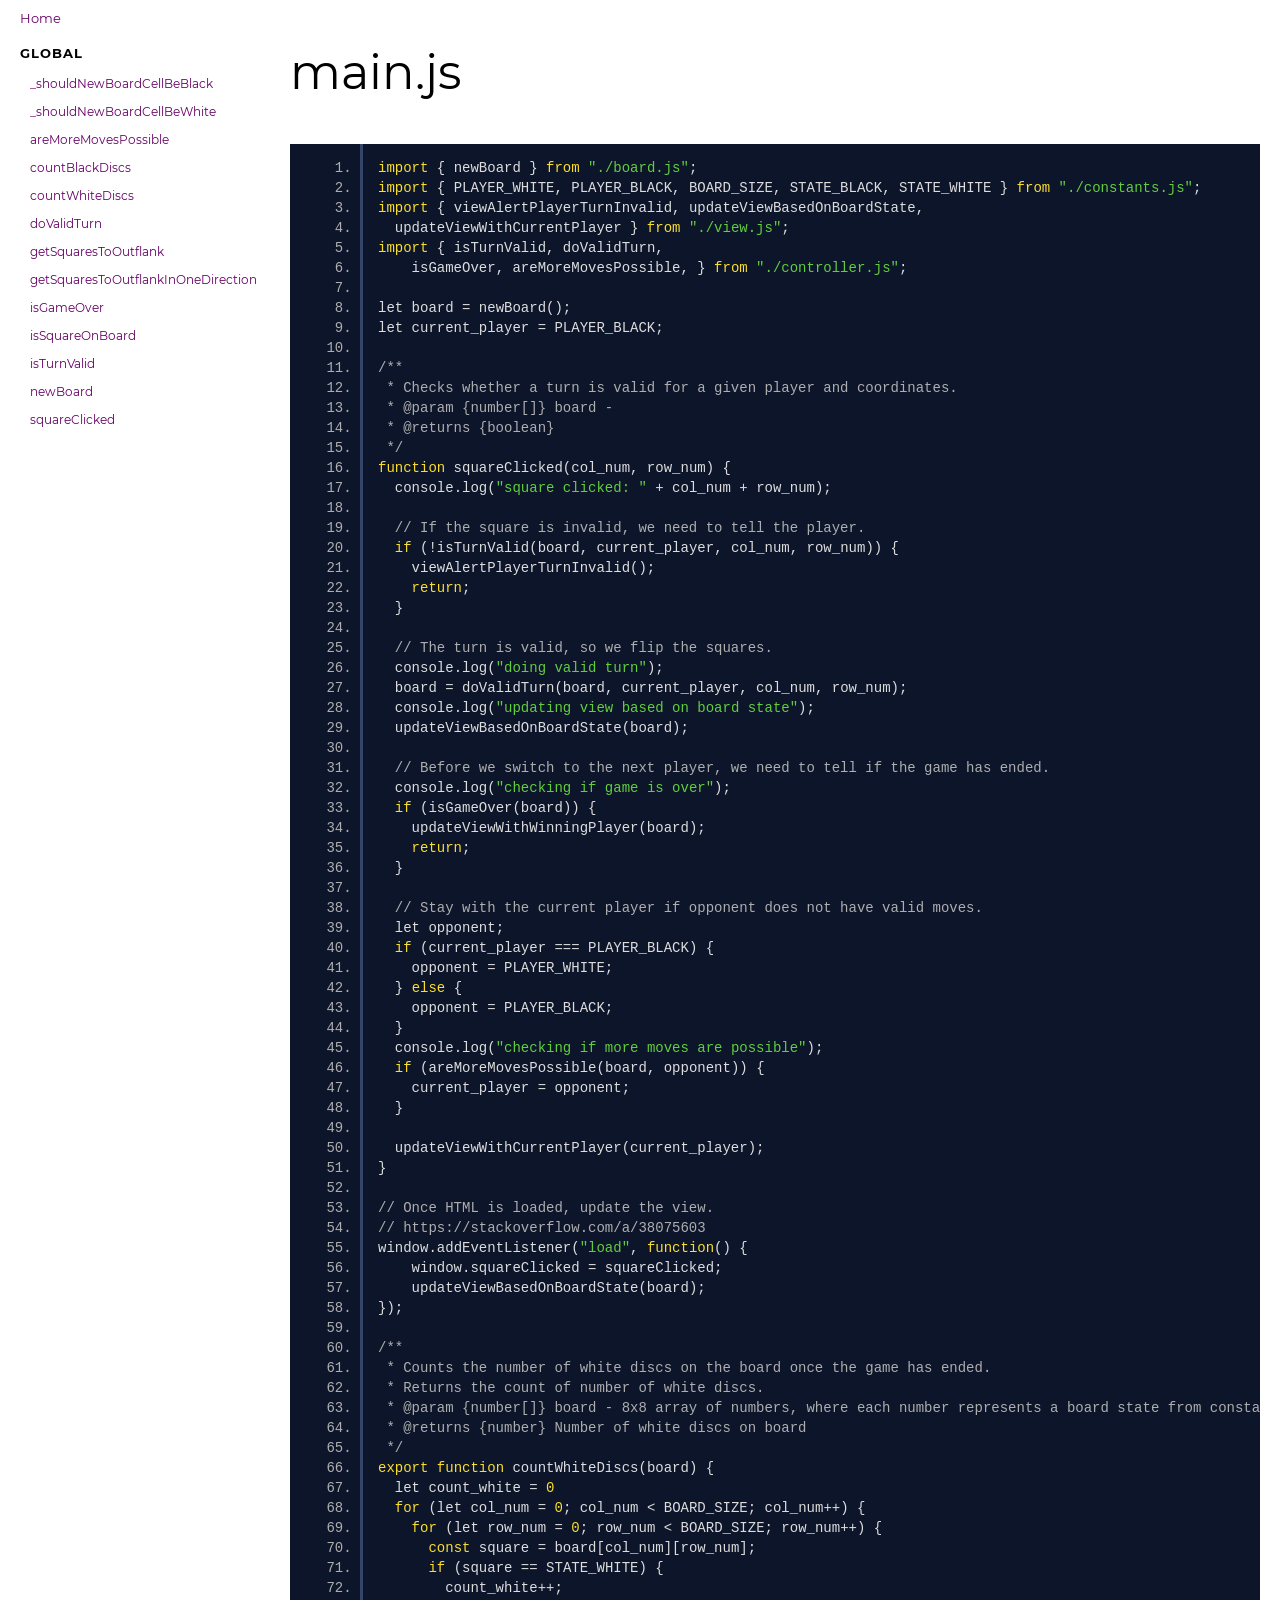
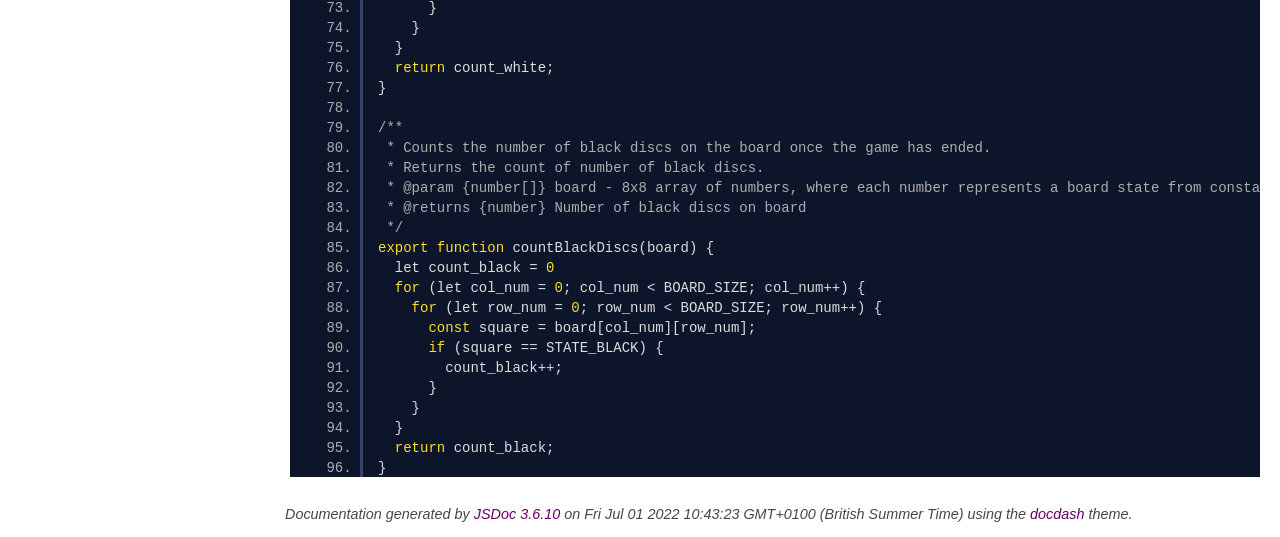
<file: docs/main.js.html>
<!DOCTYPE html>
<html lang="en">
<head>
    
    <meta charset="utf-8">
    <title>main.js - Documentation</title>
    
    
    <script src="scripts/prettify/prettify.js"></script>
    <script src="scripts/prettify/lang-css.js"></script>
    <!--[if lt IE 9]>
      <script src="//html5shiv.googlecode.com/svn/trunk/html5.js"></script>
    <![endif]-->
    <link type="text/css" rel="stylesheet" href="styles/prettify.css">
    <link type="text/css" rel="stylesheet" href="styles/jsdoc.css">
    <script src="scripts/nav.js" defer></script>
    <meta name="viewport" content="width=device-width, initial-scale=1.0">
</head>
<body>

<input type="checkbox" id="nav-trigger" class="nav-trigger" />
<label for="nav-trigger" class="navicon-button x">
  <div class="navicon"></div>
</label>

<label for="nav-trigger" class="overlay"></label>

<nav >
    
    <h2><a href="index.html">Home</a></h2><h3>Global</h3><ul><li><a href="global.html#_shouldNewBoardCellBeBlack">_shouldNewBoardCellBeBlack</a></li><li><a href="global.html#_shouldNewBoardCellBeWhite">_shouldNewBoardCellBeWhite</a></li><li><a href="global.html#areMoreMovesPossible">areMoreMovesPossible</a></li><li><a href="global.html#countBlackDiscs">countBlackDiscs</a></li><li><a href="global.html#countWhiteDiscs">countWhiteDiscs</a></li><li><a href="global.html#doValidTurn">doValidTurn</a></li><li><a href="global.html#getSquaresToOutflank">getSquaresToOutflank</a></li><li><a href="global.html#getSquaresToOutflankInOneDirection">getSquaresToOutflankInOneDirection</a></li><li><a href="global.html#isGameOver">isGameOver</a></li><li><a href="global.html#isSquareOnBoard">isSquareOnBoard</a></li><li><a href="global.html#isTurnValid">isTurnValid</a></li><li><a href="global.html#newBoard">newBoard</a></li><li><a href="global.html#squareClicked">squareClicked</a></li></ul>
</nav>

<div id="main">
    
    <h1 class="page-title">main.js</h1>
    

    



    
    <section>
        <article>
            <pre class="prettyprint source linenums"><code>import { newBoard } from "./board.js";
import { PLAYER_WHITE, PLAYER_BLACK, BOARD_SIZE, STATE_BLACK, STATE_WHITE } from "./constants.js";
import { viewAlertPlayerTurnInvalid, updateViewBasedOnBoardState,
  updateViewWithCurrentPlayer } from "./view.js";
import { isTurnValid, doValidTurn, 
    isGameOver, areMoreMovesPossible, } from "./controller.js";

let board = newBoard();
let current_player = PLAYER_BLACK;

/**
 * Checks whether a turn is valid for a given player and coordinates.
 * @param {number[]} board -
 * @returns {boolean}
 */
function squareClicked(col_num, row_num) {
  console.log("square clicked: " + col_num + row_num);

  // If the square is invalid, we need to tell the player.
  if (!isTurnValid(board, current_player, col_num, row_num)) {
    viewAlertPlayerTurnInvalid();
    return;
  }

  // The turn is valid, so we flip the squares.
  console.log("doing valid turn");
  board = doValidTurn(board, current_player, col_num, row_num);
  console.log("updating view based on board state");
  updateViewBasedOnBoardState(board);

  // Before we switch to the next player, we need to tell if the game has ended.
  console.log("checking if game is over");
  if (isGameOver(board)) {
    updateViewWithWinningPlayer(board);
    return;
  }

  // Stay with the current player if opponent does not have valid moves.
  let opponent;
  if (current_player === PLAYER_BLACK) {
    opponent = PLAYER_WHITE;
  } else {
    opponent = PLAYER_BLACK;
  }
  console.log("checking if more moves are possible");
  if (areMoreMovesPossible(board, opponent)) {
    current_player = opponent;
  }

  updateViewWithCurrentPlayer(current_player);
}

// Once HTML is loaded, update the view.
// https://stackoverflow.com/a/38075603
window.addEventListener("load", function() {
    window.squareClicked = squareClicked;
    updateViewBasedOnBoardState(board);
});

/**
 * Counts the number of white discs on the board once the game has ended.
 * Returns the count of number of white discs.
 * @param {number[]} board - 8x8 array of numbers, where each number represents a board state from constants.js.
 * @returns {number} Number of white discs on board
 */
export function countWhiteDiscs(board) {
  let count_white = 0
  for (let col_num = 0; col_num &lt; BOARD_SIZE; col_num++) {
    for (let row_num = 0; row_num &lt; BOARD_SIZE; row_num++) {
      const square = board[col_num][row_num];
      if (square == STATE_WHITE) {
        count_white++;
      }
    }
  }
  return count_white;
}

/**
 * Counts the number of black discs on the board once the game has ended.
 * Returns the count of number of black discs.
 * @param {number[]} board - 8x8 array of numbers, where each number represents a board state from constants.js.
 * @returns {number} Number of black discs on board
 */
export function countBlackDiscs(board) {
  let count_black = 0
  for (let col_num = 0; col_num &lt; BOARD_SIZE; col_num++) {
    for (let row_num = 0; row_num &lt; BOARD_SIZE; row_num++) {
      const square = board[col_num][row_num];
      if (square == STATE_BLACK) {
        count_black++;
      }
    }
  }
  return count_black;
}
</code></pre>
        </article>
    </section>




    
    
</div>

<br class="clear">

<footer>
    Documentation generated by <a href="https://github.com/jsdoc3/jsdoc">JSDoc 3.6.10</a> on Fri Jul 01 2022 10:43:23 GMT+0100 (British Summer Time) using the <a href="https://github.com/clenemt/docdash">docdash</a> theme.
</footer>

<script>prettyPrint();</script>
<script src="scripts/polyfill.js"></script>
<script src="scripts/linenumber.js"></script>



</body>
</html>
</file>
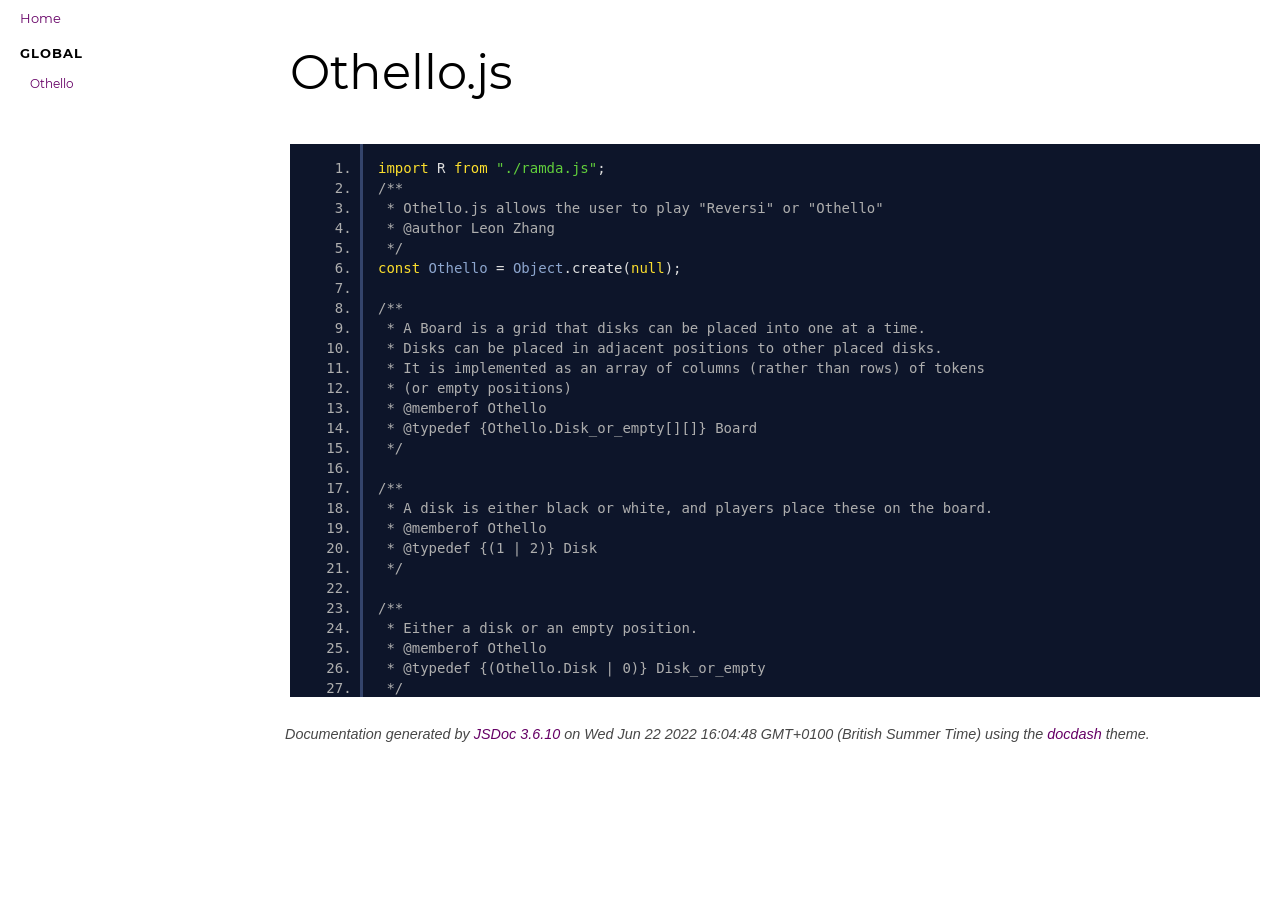
<file: docs/Othello.js.html>
<!DOCTYPE html>
<html lang="en">
<head>
    
    <meta charset="utf-8">
    <title>Othello.js - Documentation</title>
    
    
    <script src="scripts/prettify/prettify.js"></script>
    <script src="scripts/prettify/lang-css.js"></script>
    <!--[if lt IE 9]>
      <script src="//html5shiv.googlecode.com/svn/trunk/html5.js"></script>
    <![endif]-->
    <link type="text/css" rel="stylesheet" href="styles/prettify.css">
    <link type="text/css" rel="stylesheet" href="styles/jsdoc.css">
    <script src="scripts/nav.js" defer></script>
    <meta name="viewport" content="width=device-width, initial-scale=1.0">
</head>
<body>

<input type="checkbox" id="nav-trigger" class="nav-trigger" />
<label for="nav-trigger" class="navicon-button x">
  <div class="navicon"></div>
</label>

<label for="nav-trigger" class="overlay"></label>

<nav >
    
    <h2><a href="index.html">Home</a></h2><h3>Global</h3><ul><li><a href="global.html#Othello">Othello</a></li></ul>
</nav>

<div id="main">
    
    <h1 class="page-title">Othello.js</h1>
    

    



    
    <section>
        <article>
            <pre class="prettyprint source linenums"><code>import R from "./ramda.js";
/**
 * Othello.js allows the user to play "Reversi" or "Othello"
 * @author Leon Zhang
 */
const Othello = Object.create(null);

/**
 * A Board is a grid that disks can be placed into one at a time.
 * Disks can be placed in adjacent positions to other placed disks.
 * It is implemented as an array of columns (rather than rows) of tokens
 * (or empty positions)
 * @memberof Othello
 * @typedef {Othello.Disk_or_empty[][]} Board
 */

/**
 * A disk is either black or white, and players place these on the board.
 * @memberof Othello
 * @typedef {(1 | 2)} Disk
 */

/**
 * Either a disk or an empty position.
 * @memberof Othello
 * @typedef {(Othello.Disk | 0)} Disk_or_empty
 */
</code></pre>
        </article>
    </section>




    
    
</div>

<br class="clear">

<footer>
    Documentation generated by <a href="https://github.com/jsdoc3/jsdoc">JSDoc 3.6.10</a> on Wed Jun 22 2022 16:04:48 GMT+0100 (British Summer Time) using the <a href="https://github.com/clenemt/docdash">docdash</a> theme.
</footer>

<script>prettyPrint();</script>
<script src="scripts/polyfill.js"></script>
<script src="scripts/linenumber.js"></script>



</body>
</html>
</file>
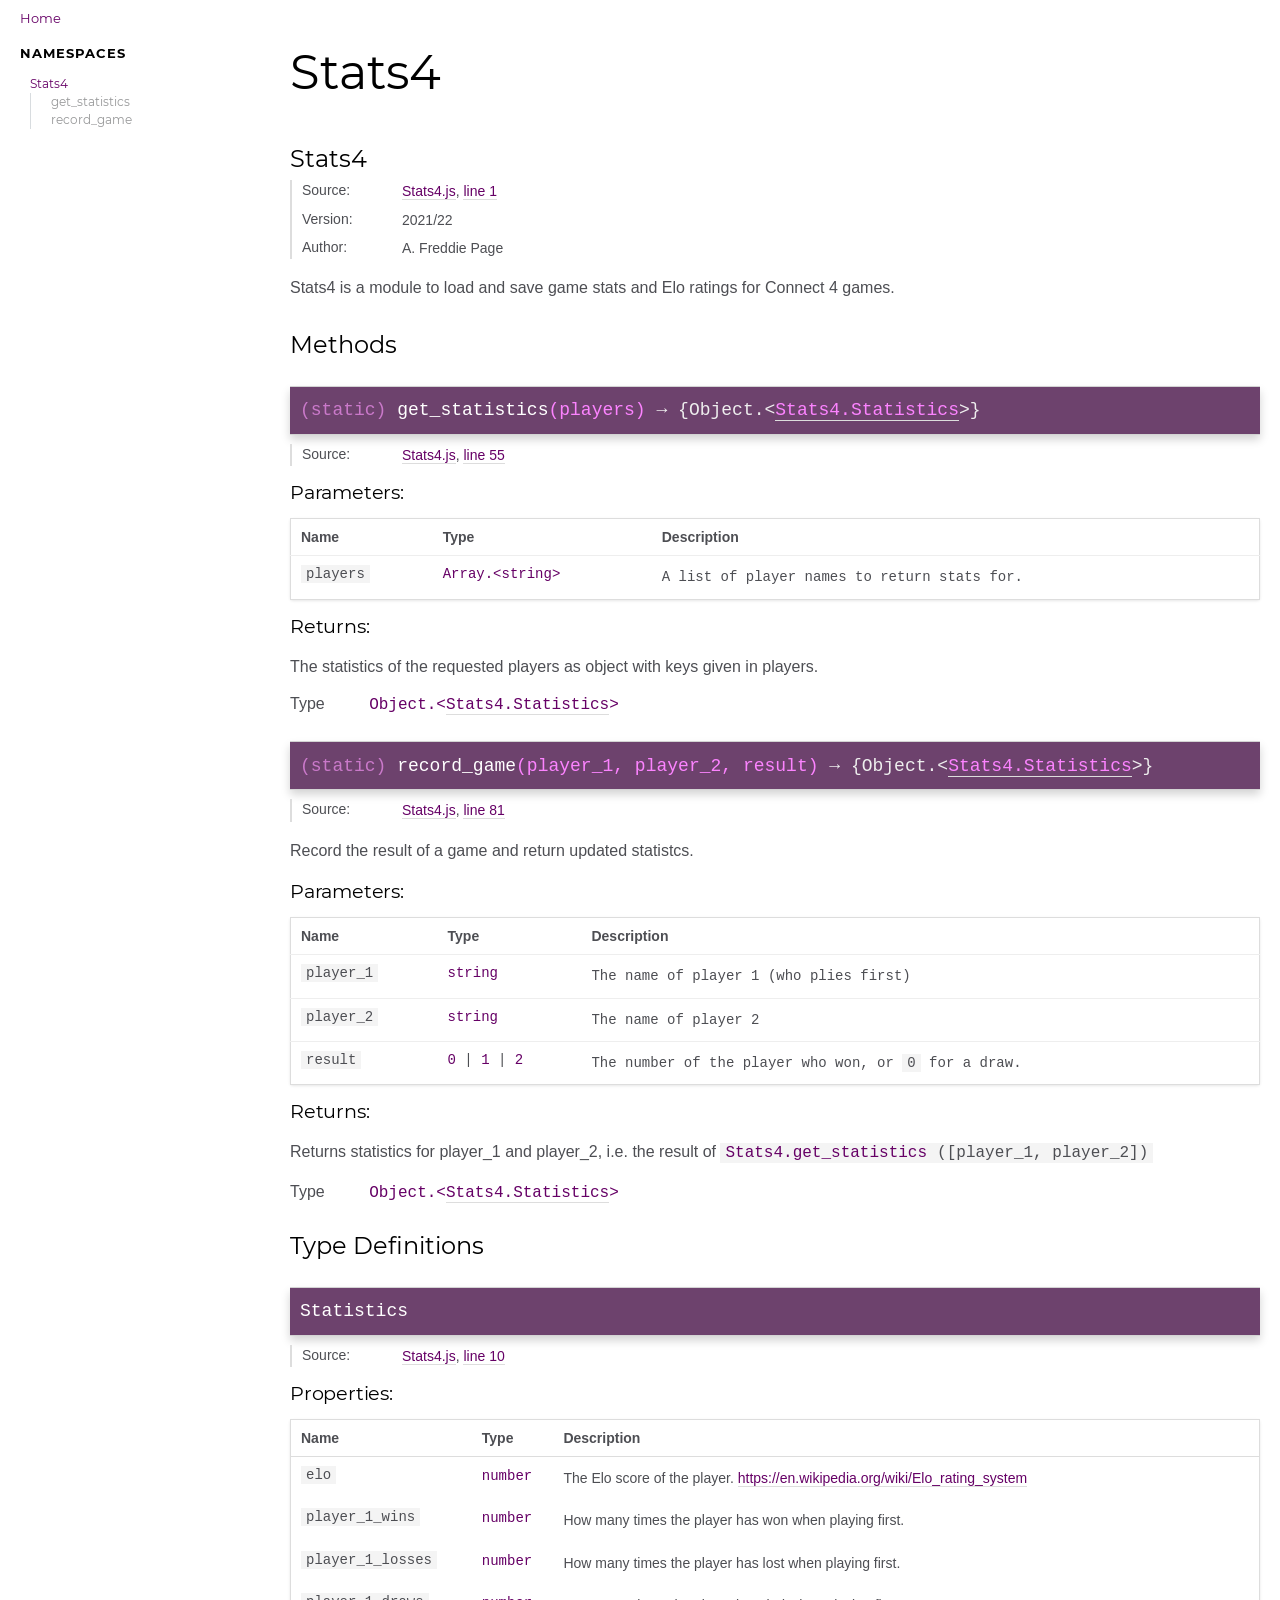
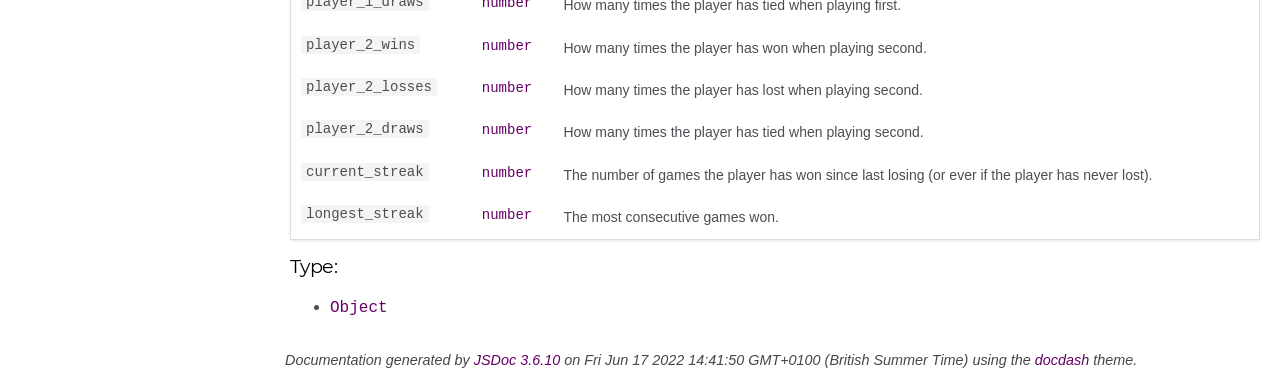
<file: docs/Stats4.html>
<!DOCTYPE html>
<html lang="en">
<head>
    
    <meta charset="utf-8">
    <title>Stats4 - Documentation</title>
    
    
    <script src="scripts/prettify/prettify.js"></script>
    <script src="scripts/prettify/lang-css.js"></script>
    <!--[if lt IE 9]>
      <script src="//html5shiv.googlecode.com/svn/trunk/html5.js"></script>
    <![endif]-->
    <link type="text/css" rel="stylesheet" href="styles/prettify.css">
    <link type="text/css" rel="stylesheet" href="styles/jsdoc.css">
    <script src="scripts/nav.js" defer></script>
    <meta name="viewport" content="width=device-width, initial-scale=1.0">
</head>
<body>

<input type="checkbox" id="nav-trigger" class="nav-trigger" />
<label for="nav-trigger" class="navicon-button x">
  <div class="navicon"></div>
</label>

<label for="nav-trigger" class="overlay"></label>

<nav >
    
    <h2><a href="index.html">Home</a></h2><h3>Namespaces</h3><ul><li><a href="Stats4.html">Stats4</a><ul class='methods'><li data-type='method'><a href="Stats4.html#.get_statistics">get_statistics</a></li><li data-type='method'><a href="Stats4.html#.record_game">record_game</a></li></ul></li></ul>
</nav>

<div id="main">
    
    <h1 class="page-title">Stats4</h1>
    

    




<section>

<header>
    
        <h2>
        Stats4
        </h2>
        
    
</header>

<article>
    
        <div class="container-overview">
        
            

<dl class="details">

    
    <dt class="tag-source">Source:</dt>
    <dd class="tag-source"><ul class="dummy"><li>
        <a href="Stats4.js.html">Stats4.js</a>, <a href="Stats4.js.html#line1">line 1</a>
    </li></ul></dd>
    

    
    <dt class="tag-version">Version:</dt>
    <dd class="tag-version"><ul class="dummy"><li>2021/22</li></ul></dd>
    

    

    

    

    

    

    

    

    
    <dt class="tag-author">Author:</dt>
    <dd class="tag-author">
        <ul>
            <li>A. Freddie Page</li>
        </ul>
    </dd>
    

    

    

    

    

    

    
</dl>




            
                <div class="description usertext"><p>Stats4 is a module to load and save game stats and Elo ratings
for Connect 4 games.</p></div>
            

            
        
        </div>
    

    

    

    
    
    

     

    

    

    
        <h3 class="subsection-title">Methods</h3>

        
            

    

    <h4 class="name" id=".get_statistics"><span class="type-signature">(static) </span>get_statistics<span class="signature">(players)</span><span class="type-signature"> &rarr; {Object.&lt;<a href="Stats4.html#.Statistics">Stats4.Statistics</a>>}</span></h4>

    




<dl class="details">

    
    <dt class="tag-source">Source:</dt>
    <dd class="tag-source"><ul class="dummy"><li>
        <a href="Stats4.js.html">Stats4.js</a>, <a href="Stats4.js.html#line55">line 55</a>
    </li></ul></dd>
    

    

    

    

    

    

    

    

    

    

    

    

    

    

    

    
</dl>















    <h5>Parameters:</h5>
    

<table class="params">
    <thead>
    <tr>
        
        <th>Name</th>
        

        <th>Type</th>

        

        

        <th class="last">Description</th>
    </tr>
    </thead>

    <tbody>
    

        <tr>
            
                <td class="name"><code>players</code></td>
            

            <td class="type">
            
                
<span class="param-type">Array.&lt;string></span>


            
            </td>

            

            

            <td class="description last"><p>A list of player names to return stats for.</p></td>
        </tr>

    
    </tbody>
</table>
















<h5>Returns:</h5>

        
<div class="param-desc">
    <p>The statistics of the requested
players as object with keys given in players.</p>
</div>



<dl class="param-type">
    <dt>
        Type
    </dt>
    <dd>
        
<span class="param-type">Object.&lt;<a href="Stats4.html#.Statistics">Stats4.Statistics</a>></span>


    </dd>
</dl>

    



        
            

    

    <h4 class="name" id=".record_game"><span class="type-signature">(static) </span>record_game<span class="signature">(player_1, player_2, result)</span><span class="type-signature"> &rarr; {Object.&lt;<a href="Stats4.html#.Statistics">Stats4.Statistics</a>>}</span></h4>

    




<dl class="details">

    
    <dt class="tag-source">Source:</dt>
    <dd class="tag-source"><ul class="dummy"><li>
        <a href="Stats4.js.html">Stats4.js</a>, <a href="Stats4.js.html#line81">line 81</a>
    </li></ul></dd>
    

    

    

    

    

    

    

    

    

    

    

    

    

    

    

    
</dl>





<div class="description usertext">
    <p>Record the result of a game and return updated statistcs.</p>
</div>











    <h5>Parameters:</h5>
    

<table class="params">
    <thead>
    <tr>
        
        <th>Name</th>
        

        <th>Type</th>

        

        

        <th class="last">Description</th>
    </tr>
    </thead>

    <tbody>
    

        <tr>
            
                <td class="name"><code>player_1</code></td>
            

            <td class="type">
            
                
<span class="param-type">string</span>


            
            </td>

            

            

            <td class="description last"><p>The name of player 1 (who plies first)</p></td>
        </tr>

    

        <tr>
            
                <td class="name"><code>player_2</code></td>
            

            <td class="type">
            
                
<span class="param-type">string</span>


            
            </td>

            

            

            <td class="description last"><p>The name of player 2</p></td>
        </tr>

    

        <tr>
            
                <td class="name"><code>result</code></td>
            

            <td class="type">
            
                
<span class="param-type">0</span>
|

<span class="param-type">1</span>
|

<span class="param-type">2</span>


            
            </td>

            

            

            <td class="description last"><p>The number of the player who won,
or <code>0</code> for a draw.</p></td>
        </tr>

    
    </tbody>
</table>
















<h5>Returns:</h5>

        
<div class="param-desc">
    <p>Returns statistics for player_1 and
player_2, i.e. the result of
<a href="Stats4.html#.get_statistics"><code>Stats4.get_statistics</code></a><code>([player_1, player_2])</code></p>
</div>



<dl class="param-type">
    <dt>
        Type
    </dt>
    <dd>
        
<span class="param-type">Object.&lt;<a href="Stats4.html#.Statistics">Stats4.Statistics</a>></span>


    </dd>
</dl>

    



        
    

    
        <h3 class="subsection-title">Type Definitions</h3>

        
                
<h4 class="name" id=".Statistics">Statistics</h4>





<dl class="details">

    
    <dt class="tag-source">Source:</dt>
    <dd class="tag-source"><ul class="dummy"><li>
        <a href="Stats4.js.html">Stats4.js</a>, <a href="Stats4.js.html#line10">line 10</a>
    </li></ul></dd>
    

    

    

    

    

    

    

    

    

    

    

    

    

    

    

    
</dl>



    <h5 class="subsection-title">Properties:</h5>

    

<table class="props">
    <thead>
    <tr>
        
        <th>Name</th>
        

        <th>Type</th>

        

        

        <th class="last">Description</th>
    </tr>
    </thead>

    <tbody>
    

        <tr>
            
                <td class="name"><code>elo</code></td>
            

            <td class="type">
            
                
<span class="param-type">number</span>


            
            </td>

            

            

            <td class="description last"><p>The Elo score of the player.
<a href="https://en.wikipedia.org/wiki/Elo_rating_system">https://en.wikipedia.org/wiki/Elo_rating_system</a></p></td>
        </tr>

    

        <tr>
            
                <td class="name"><code>player_1_wins</code></td>
            

            <td class="type">
            
                
<span class="param-type">number</span>


            
            </td>

            

            

            <td class="description last"><p>How many times the player
has won when playing first.</p></td>
        </tr>

    

        <tr>
            
                <td class="name"><code>player_1_losses</code></td>
            

            <td class="type">
            
                
<span class="param-type">number</span>


            
            </td>

            

            

            <td class="description last"><p>How many times the player
has lost when playing first.</p></td>
        </tr>

    

        <tr>
            
                <td class="name"><code>player_1_draws</code></td>
            

            <td class="type">
            
                
<span class="param-type">number</span>


            
            </td>

            

            

            <td class="description last"><p>How many times the player has
tied when playing first.</p></td>
        </tr>

    

        <tr>
            
                <td class="name"><code>player_2_wins</code></td>
            

            <td class="type">
            
                
<span class="param-type">number</span>


            
            </td>

            

            

            <td class="description last"><p>How many times the player has
won when playing second.</p></td>
        </tr>

    

        <tr>
            
                <td class="name"><code>player_2_losses</code></td>
            

            <td class="type">
            
                
<span class="param-type">number</span>


            
            </td>

            

            

            <td class="description last"><p>How many times the player has
lost when playing second.</p></td>
        </tr>

    

        <tr>
            
                <td class="name"><code>player_2_draws</code></td>
            

            <td class="type">
            
                
<span class="param-type">number</span>


            
            </td>

            

            

            <td class="description last"><p>How many times the player has
tied when playing second.</p></td>
        </tr>

    

        <tr>
            
                <td class="name"><code>current_streak</code></td>
            

            <td class="type">
            
                
<span class="param-type">number</span>


            
            </td>

            

            

            <td class="description last"><p>The number of games the player has won
since last losing (or ever if the player has never lost).</p></td>
        </tr>

    

        <tr>
            
                <td class="name"><code>longest_streak</code></td>
            

            <td class="type">
            
                
<span class="param-type">number</span>


            
            </td>

            

            

            <td class="description last"><p>The most consecutive games won.</p></td>
        </tr>

    
    </tbody>
</table>








    <h5>Type:</h5>
    <ul>
        <li>
            
<span class="param-type">Object</span>


        </li>
    </ul>






            
    

    
</article>

</section>




    
    
</div>

<br class="clear">

<footer>
    Documentation generated by <a href="https://github.com/jsdoc3/jsdoc">JSDoc 3.6.10</a> on Fri Jun 17 2022 14:41:50 GMT+0100 (British Summer Time) using the <a href="https://github.com/clenemt/docdash">docdash</a> theme.
</footer>

<script>prettyPrint();</script>
<script src="scripts/polyfill.js"></script>
<script src="scripts/linenumber.js"></script>



</body>
</html>
</file>
<file: docs/styles/prettify.css>
.pln {
  color: #ddd;
}

/* string content */
.str {
  color: #61ce3c;
}

/* a keyword */
.kwd {
  color: #fbde2d;
}

/* a comment */
.com {
  color: #aeaeae;
}

/* a type name */
.typ {
  color: #8da6ce;
}

/* a literal value */
.lit {
  color: #fbde2d;
}

/* punctuation */
.pun {
  color: #ddd;
}

/* lisp open bracket */
.opn {
  color: #000000;
}

/* lisp close bracket */
.clo {
  color: #000000;
}

/* a markup tag name */
.tag {
  color: #8da6ce;
}

/* a markup attribute name */
.atn {
  color: #fbde2d;
}

/* a markup attribute value */
.atv {
  color: #ddd;
}

/* a declaration */
.dec {
  color: #EF5050;
}

/* a variable name */
.var {
  color: #c82829;
}

/* a function name */
.fun {
  color: #4271ae;
}

/* Specify class=linenums on a pre to get line numbering */
ol.linenums {
  margin-top: 0;
  margin-bottom: 0;
}
</file>
<file: docs/styles/jsdoc.css>
* {
  box-sizing: border-box
}

html, body {
  height: 100%;
  width: 100%;
}

body {
  color: #4d4e53;
  background-color: white;
  margin: 0 auto;
  padding: 0 20px;
  font-family: 'Helvetica Neue', Helvetica, sans-serif;
  font-size: 16px;
}

img {
  max-width: 100%;
}

a,
a:active {
  color: #606;
  text-decoration: none;
}

a:hover {
  text-decoration: none;
}

article a {
  border-bottom: 1px solid #ddd;
}

article a:hover, article a:active {
  border-bottom-color: #222;
}

article .description a {
    word-break: break-word;
}

p, ul, ol, blockquote {
  margin-bottom: 1em;
  line-height: 160%;
}

h1, h2, h3, h4, h5, h6 {
  font-family: 'Montserrat', sans-serif;
}

h1, h2, h3, h4, h5, h6 {
  color: #000;
  font-weight: 400;
  margin: 0;
}

h1 {
  font-weight: 300;
  font-size: 48px;
  margin: 1em 0 .5em;
}

h1.page-title {
  font-size: 48px;
  margin: 1em 30px;
  line-height: 100%;
  word-wrap: break-word;
}

h2 {
  font-size: 24px;
  margin: 1.5em 0 .3em;
}

h3 {
  font-size: 24px;
  margin: 1.2em 0 .3em;
}

h4 {
  font-size: 18px;
  margin: 1em 0 .2em;
  color: #4d4e53;
}

h4.name {
  color: #fff;
  background: #6d426d;
  box-shadow: 0 .25em .5em #d3d3d3;
  border-top: 1px solid #d3d3d3;
  border-bottom: 1px solid #d3d3d3;
  margin: 1.5em 0 0.5em;
  padding: .75em 0 .75em 10px;
}

h4.name a {
  color: #fc83ff;
}

h4.name a:hover {
  border-bottom-color: #fc83ff;
}

h5, .container-overview .subsection-title {
  font-size: 120%;
  letter-spacing: -0.01em;
  margin: 8px 0 3px 0;
}

h6 {
  font-size: 100%;
  letter-spacing: -0.01em;
  margin: 6px 0 3px 0;
  font-style: italic;
}

.usertext h1 {
  font-family: "Source Sans Pro";
  font-size: 24px;
  margin: 2.5em 0 1em;
  font-weight: 400;
}

.usertext h2 {
  font-family: "Source Sans Pro";
  font-size: 18px;
  margin: 2em 0 0.5em;
  font-weight: 400;

}

.usertext h3 {
  font-family: "Source Sans Pro";
  font-size: 15px;
  margin: 1.5em 0 0;
  font-weight: 400;
}

.usertext h4 {
  font-family: "Source Sans Pro";
  font-size: 14px;
  margin: 0 0 0;
  font-weight: 400;
}

.usertext h5 {
  font-size: 12px;
  margin: 1em 0 0;
  font-weight: normal;
  color: #666;
}

.usertext h6 {
  font-size: 11px;
  margin: 1em 0 0;
  font-weight: normal;
  font-style: normal;
  color: #666;
}


tt, code, kbd, samp {
  font-family: Consolas, Monaco, 'Andale Mono', monospace;
  background: #f4f4f4;
  padding: 1px 5px;
}

.class-description {
  font-size: 130%;
  line-height: 140%;
  margin-bottom: 1em;
  margin-top: 1em;
}

.class-description:empty {
  margin: 0
}

#main {
  float: right;
  width: calc(100% - 240px);
}

header {
  display: block
}

section {
  display: block;
  background-color: #fff;
  padding: 0 0 0 30px;
}

.variation {
  display: none
}

.signature-attributes {
  font-size: 60%;
  color: #eee;
  font-style: italic;
  font-weight: lighter;
}

nav {
  float: left;
  display: block;
  width: 250px;
  background: #fff;
  overflow: auto;
  position: fixed;
  height: 100%;
}

nav #nav-search{
    width: 210px;
    height: 30px;
    padding: 5px 10px;
    font-size: 12px;
    line-height: 1.5;
    border-radius: 3px;
    margin-right: 20px;
    margin-top: 20px;
}

nav.wrap a{
    word-wrap: break-word;
}

nav h3 {
  margin-top: 12px;
  font-size: 13px;
  text-transform: uppercase;
  letter-spacing: 1px;
  font-weight: 700;
  line-height: 24px;
  margin: 15px 0 10px;
  padding: 0;
  color: #000;
}

nav ul {
  font-family: 'Lucida Grande', 'Lucida Sans Unicode', arial, sans-serif;
  font-size: 100%;
  line-height: 17px;
  padding: 0;
  margin: 0;
  list-style-type: none;
}

nav ul a,
nav ul a:active {
  font-family: 'Montserrat', sans-serif;
  line-height: 18px;
  padding: 0;
  display: block;
  font-size: 12px;
}

nav a:hover,
nav a:active {
  color: #606;
}

nav > ul {
  padding: 0 10px;
}

nav > ul > li > a {
  color: #606;
  margin-top: 10px;
}

nav ul ul a {
  color: hsl(207, 1%, 60%);
  border-left: 1px solid hsl(207, 10%, 86%);
}

nav ul ul a,
nav ul ul a:active {
  padding-left: 20px
}

nav h2 {
   font-size: 13px;
   margin: 10px 0 0 0;
   padding: 0;
}

nav > h2 > a {
   margin: 10px 0 -10px;
   color: #606 !important;
}

footer {
  color: hsl(0, 0%, 28%);
  margin-left: 250px;
  display: block;
  padding: 15px;
  font-style: italic;
  font-size: 90%;
}

.ancestors {
  color: #999
}

.ancestors a {
   color: #999 !important;
}

.clear {
  clear: both
}

.important {
  font-weight: bold;
  color: #950B02;
}

.yes-def {
  text-indent: -1000px
}

.type-signature {
  color: #CA79CA
}

.type-signature:last-child {
  color: #eee;
}

.name, .signature {
  font-family: Consolas, Monaco, 'Andale Mono', monospace
}

.signature {
    color: #fc83ff;
}

.details {
  margin-top: 6px;
  border-left: 2px solid #DDD;
  line-height: 20px;
  font-size: 14px;
}

.details dt {
   width: auto;
   float: left;
   padding-left: 10px;
}

.details dd {
   margin-left: 70px;
   margin-top: 6px;
   margin-bottom: 6px;
}

.details ul {
   margin: 0
}

.details ul {
   list-style-type: none
}

.details pre.prettyprint {
   margin: 0
}

.details .object-value {
   padding-top: 0
}

.description {
  margin-bottom: 1em;
  margin-top: 1em;
}

.code-caption {
  font-style: italic;
  font-size: 107%;
  margin: 0;
}

.prettyprint {
  font-size: 14px;
  overflow: auto;
}

.prettyprint.source {
  width: inherit;
  line-height: 18px;
  display: block;
  background-color: #0d152a;
  color: #aeaeae;
}

.prettyprint code {
  line-height: 18px;
  display: block;
  background-color: #0d152a;
  color: #4D4E53;
}

.prettyprint > code {
  padding: 15px;
}

.prettyprint .linenums code {
  padding: 0 15px
}

.prettyprint .linenums li:first-of-type code {
  padding-top: 15px
}

.prettyprint code span.line {
  display: inline-block
}

.prettyprint.linenums {
  padding-left: 70px;
  -webkit-user-select: none;
  -moz-user-select: none;
  -ms-user-select: none;
  user-select: none;
}

.prettyprint.linenums ol {
   padding-left: 0
}

.prettyprint.linenums li {
   border-left: 3px #34446B solid;
}

.prettyprint.linenums li.selected, .prettyprint.linenums li.selected * {
   background-color: #34446B;
}

.prettyprint.linenums li * {
   -webkit-user-select: text;
   -moz-user-select: text;
   -ms-user-select: text;
   user-select: text;
}

.prettyprint.linenums li code:empty:after {
  content:"";
  display:inline-block;
  width:0px;
}

table {
  border-spacing: 0;
  border: 1px solid #ddd;
  border-collapse: collapse;
  border-radius: 3px;
  box-shadow: 0 1px 3px rgba(0,0,0,0.1);
  width: 100%;
  font-size: 14px;
  margin: 1em 0;
}

td, th {
   margin: 0px;
   text-align: left;
   vertical-align: top;
   padding: 10px;
   display: table-cell;
}

thead tr, thead tr {
   background-color: #fff;
   font-weight: bold;
   border-bottom: 1px solid #ddd;
}

.params .type {
  white-space: nowrap;
}

.params code {
  white-space: pre;
}

.params td, .params .name, .props .name, .name code {
   color: #4D4E53;
   font-family: Consolas, Monaco, 'Andale Mono', monospace;
   font-size: 100%;
}

.params td {
   border-top: 1px solid #eee
}

.params td.description > p:first-child, .props td.description > p:first-child {
   margin-top: 0;
   padding-top: 0;
}

.params td.description > p:last-child, .props td.description > p:last-child {
   margin-bottom: 0;
   padding-bottom: 0;
}

span.param-type, .params td .param-type, .param-type dd {
   color: #606;
  font-family: Consolas, Monaco, 'Andale Mono', monospace
}

.param-type dt, .param-type dd {
  display: inline-block
}

.param-type {
  margin: 14px 0;
}

.disabled {
  color: #454545
}

/* navicon button */
.navicon-button {
  display: none;
  position: relative;
  padding: 2.0625rem 1.5rem;
  transition: 0.25s;
  cursor: pointer;
  -webkit-user-select: none;
     -moz-user-select: none;
      -ms-user-select: none;
          user-select: none;
  opacity: .8;
}
.navicon-button .navicon:before, .navicon-button .navicon:after {
  transition: 0.25s;
}
.navicon-button:hover {
  transition: 0.5s;
  opacity: 1;
}
.navicon-button:hover .navicon:before, .navicon-button:hover .navicon:after {
  transition: 0.25s;
}
.navicon-button:hover .navicon:before {
  top: .825rem;
}
.navicon-button:hover .navicon:after {
  top: -.825rem;
}

/* navicon */
.navicon {
  position: relative;
  width: 2.5em;
  height: .3125rem;
  background: #000;
  transition: 0.3s;
  border-radius: 2.5rem;
}
.navicon:before, .navicon:after {
  display: block;
  content: "";
  height: .3125rem;
  width: 2.5rem;
  background: #000;
  position: absolute;
  z-index: -1;
  transition: 0.3s 0.25s;
  border-radius: 1rem;
}
.navicon:before {
  top: .625rem;
}
.navicon:after {
  top: -.625rem;
}

/* open */
.nav-trigger:checked + label:not(.steps) .navicon:before,
.nav-trigger:checked + label:not(.steps) .navicon:after {
  top: 0 !important;
}

.nav-trigger:checked + label .navicon:before,
.nav-trigger:checked + label .navicon:after {
  transition: 0.5s;
}

/* Minus */
.nav-trigger:checked + label {
  -webkit-transform: scale(0.75);
          transform: scale(0.75);
}

/* × and + */
.nav-trigger:checked + label.plus .navicon,
.nav-trigger:checked + label.x .navicon {
  background: transparent;
}

.nav-trigger:checked + label.plus .navicon:before,
.nav-trigger:checked + label.x .navicon:before {
  -webkit-transform: rotate(-45deg);
          transform: rotate(-45deg);
  background: #FFF;
}

.nav-trigger:checked + label.plus .navicon:after,
.nav-trigger:checked + label.x .navicon:after {
  -webkit-transform: rotate(45deg);
          transform: rotate(45deg);
  background: #FFF;
}

.nav-trigger:checked + label.plus {
  -webkit-transform: scale(0.75) rotate(45deg);
          transform: scale(0.75) rotate(45deg);
}

.nav-trigger:checked ~ nav {
  left: 0 !important;
}

.nav-trigger:checked ~ .overlay {
  display: block;
}

.nav-trigger {
  position: fixed;
  top: 0;
  clip: rect(0, 0, 0, 0);
}

.overlay {
  display: none;
  position: fixed;
  top: 0;
  bottom: 0;
  left: 0;
  right: 0;
  width: 100%;
  height: 100%;
  background: hsla(0, 0%, 0%, 0.5);
  z-index: 1;
}

/* nav level */
.level-hide {
    display: none;
}
html[data-search-mode] .level-hide {
    display: block;
}


@media only screen and (max-width: 680px) {
  body {
    overflow-x: hidden;
  }

  nav {
    background: #FFF;
    width: 250px;
    height: 100%;
    position: fixed;
    top: 0;
    right: 0;
    bottom: 0;
    left: -250px;
    z-index: 3;
    padding: 0 10px;
    transition: left 0.2s;
  }

  .navicon-button {
    display: inline-block;
    position: fixed;
    top: 1.5em;
    right: 0;
    z-index: 2;
  }

  #main {
    width: 100%;
  }

  #main h1.page-title {
    margin: 1em 0;
  }

  #main section {
    padding: 0;
  }

  footer {
    margin-left: 0;
  }
}

/** Add a '#' to static members */
[data-type="member"] a::before {
  content: '#';
  display: inline-block;
  margin-left: -14px;
  margin-right: 5px;
}

#disqus_thread{
    margin-left: 30px;
}

@font-face {
  font-family: 'Montserrat';
  font-style: normal;
  font-weight: 400;
  src: url('../fonts/Montserrat/Montserrat-Regular.eot'); /* IE9 Compat Modes */
  src: url('../fonts/Montserrat/Montserrat-Regular.eot?#iefix') format('embedded-opentype'), /* IE6-IE8 */
       url('../fonts/Montserrat/Montserrat-Regular.woff2') format('woff2'), /* Super Modern Browsers */
       url('../fonts/Montserrat/Montserrat-Regular.woff') format('woff'), /* Pretty Modern Browsers */
       url('../fonts/Montserrat/Montserrat-Regular.ttf')  format('truetype'); /* Safari, Android, iOS */
}

@font-face {
  font-family: 'Montserrat';
  font-style: normal;
  font-weight: 700;
  src: url('../fonts/Montserrat/Montserrat-Bold.eot'); /* IE9 Compat Modes */
  src: url('../fonts/Montserrat/Montserrat-Bold.eot?#iefix') format('embedded-opentype'), /* IE6-IE8 */
       url('../fonts/Montserrat/Montserrat-Bold.woff2') format('woff2'), /* Super Modern Browsers */
       url('../fonts/Montserrat/Montserrat-Bold.woff') format('woff'), /* Pretty Modern Browsers */
       url('../fonts/Montserrat/Montserrat-Bold.ttf')  format('truetype'); /* Safari, Android, iOS */
}

@font-face {
    font-family: 'Source Sans Pro';
    src: url('../fonts/Source-Sans-Pro/sourcesanspro-regular-webfont.eot');
    src: url('../fonts/Source-Sans-Pro/sourcesanspro-regular-webfont.eot?#iefix') format('embedded-opentype'),
         url('../fonts/Source-Sans-Pro/sourcesanspro-regular-webfont.woff2') format('woff2'),
         url('../fonts/Source-Sans-Pro/sourcesanspro-regular-webfont.woff') format('woff'),
         url('../fonts/Source-Sans-Pro/sourcesanspro-regular-webfont.ttf') format('truetype'),
         url('../fonts/Source-Sans-Pro/sourcesanspro-regular-webfont.svg#source_sans_proregular') format('svg');
    font-weight: 400;
    font-style: normal;
}

@font-face {
    font-family: 'Source Sans Pro';
    src: url('../fonts/Source-Sans-Pro/sourcesanspro-light-webfont.eot');
    src: url('../fonts/Source-Sans-Pro/sourcesanspro-light-webfont.eot?#iefix') format('embedded-opentype'),
         url('../fonts/Source-Sans-Pro/sourcesanspro-light-webfont.woff2') format('woff2'),
         url('../fonts/Source-Sans-Pro/sourcesanspro-light-webfont.woff') format('woff'),
         url('../fonts/Source-Sans-Pro/sourcesanspro-light-webfont.ttf') format('truetype'),
         url('../fonts/Source-Sans-Pro/sourcesanspro-light-webfont.svg#source_sans_prolight') format('svg');
    font-weight: 300;
    font-style: normal;

}
</file>
